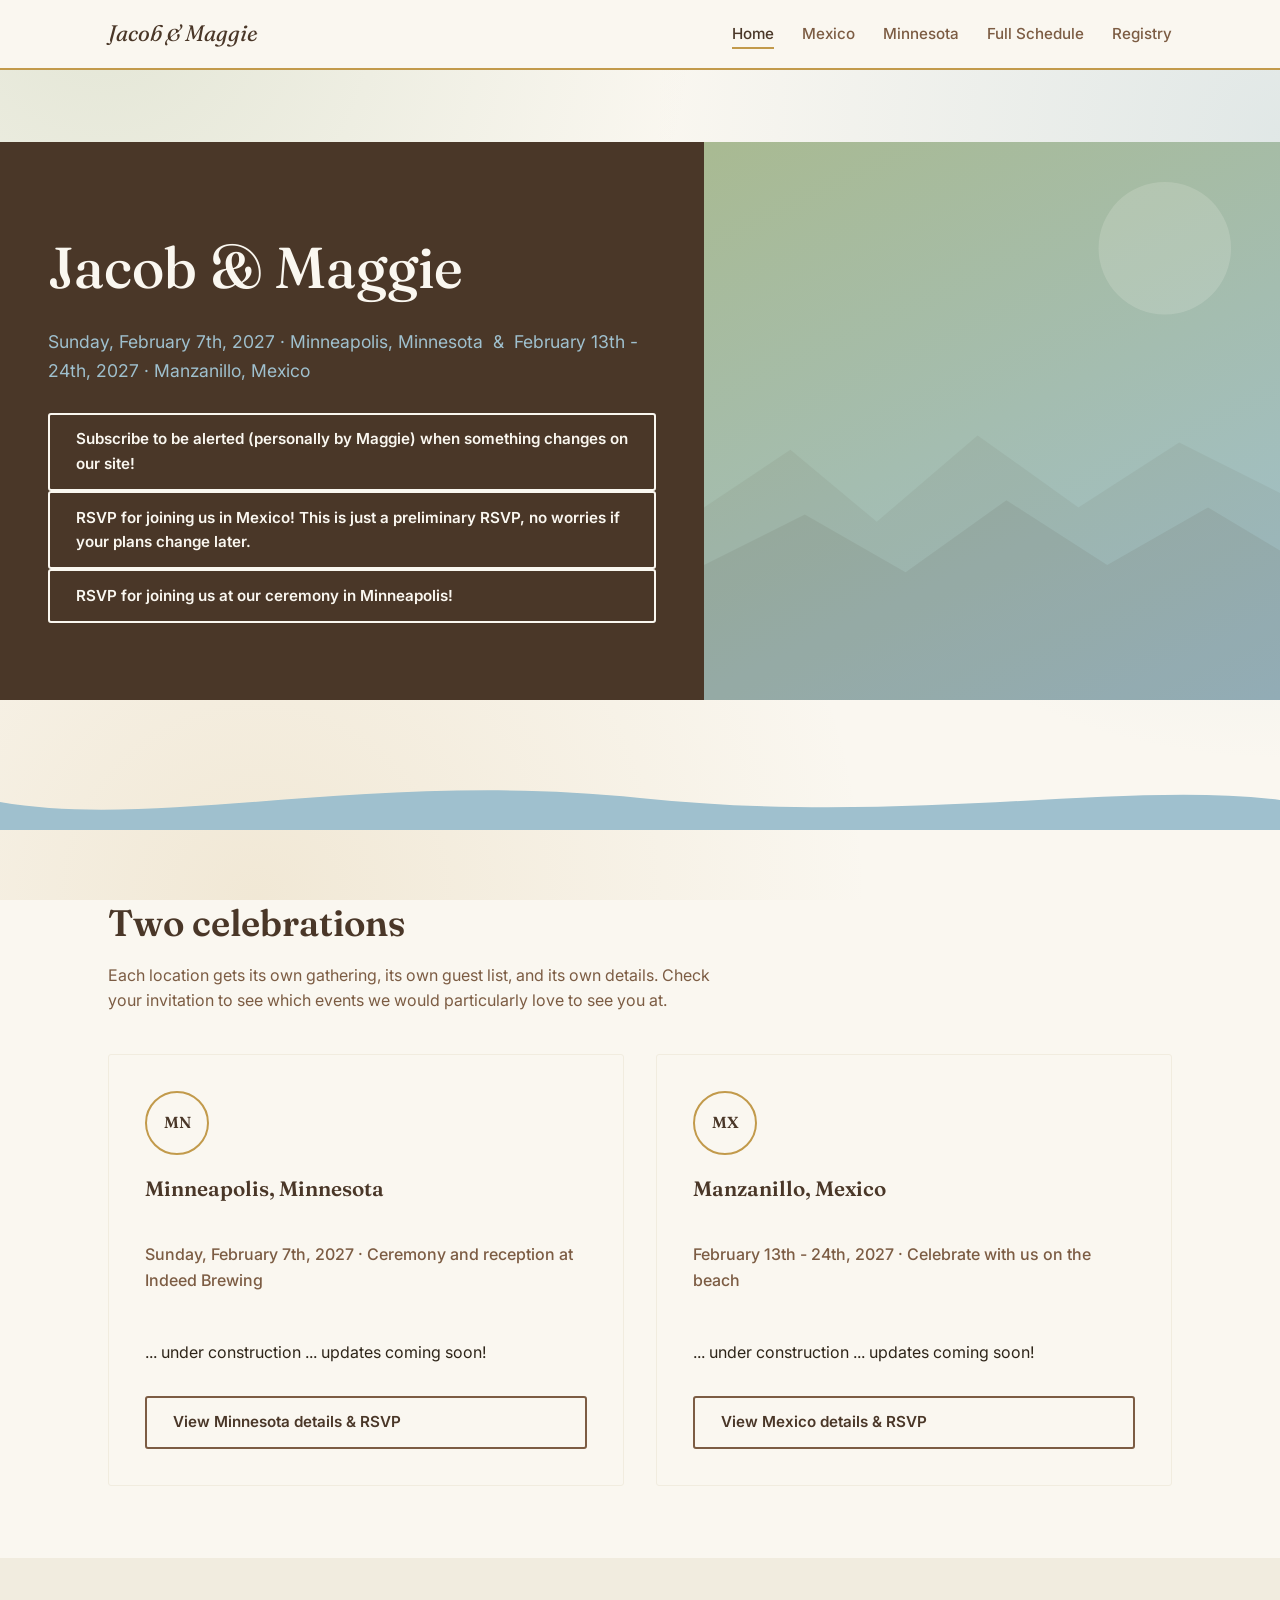
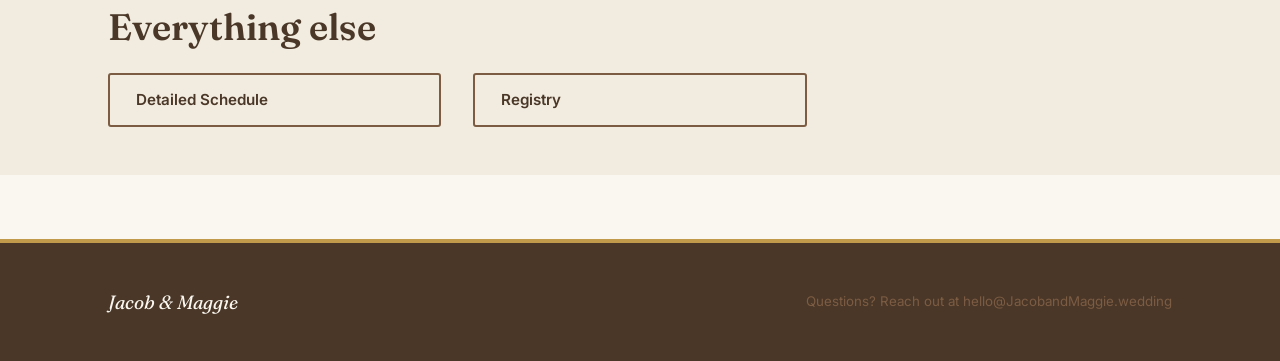
<file: index.html>
<!DOCTYPE html>
<html lang="en">
<head>
<meta charset="UTF-8">
<meta name="viewport" content="width=device-width, initial-scale=1.0">
<title>Jacob &amp; Maggie are getting married</title>
<meta name="description" content="Join us for two celebrations — Mexico and Minnesota.">
<link rel="preconnect" href="https://fonts.googleapis.com">
<link href="https://fonts.googleapis.com/css2?family=Fraunces:ital,wght@0,300;0,500;0,600;1,500&family=Inter:wght@400;500;600&display=swap" rel="stylesheet">
<link rel="stylesheet" href="css/style.css">
</head>
<body>
<a class="skip-link" href="#main">Skip to content</a>

<header class="site-nav">
  <div class="container">
    <a class="brand" href="index.html">Jacob &amp; Maggie</a>
    <button class="nav-toggle" aria-label="Toggle menu" aria-expanded="false">&#9776;</button>
    <ul class="nav-links">
      <li><a href="index.html" aria-current="page">Home</a></li>
      <li><a href="mexico.html">Mexico</a></li>
      <li><a href="minnesota.html">Minnesota</a></li>
      <li><a href="schedule.html">Full Schedule</a></li>
      <li><a href="registry.html">Registry</a></li>
    </ul>
  </div>
</header>

<main id="main">

  <section class="hero-split">
    <div class="hero-panel-walnut">
      <span class="eyebrow-note"></span>
      <h1>Jacob &amp; Maggie</h1>
      <p class="hero-date">Sunday, February 7th, 2027 · Minneapolis, Minnesota &nbsp;&amp;&nbsp; February 13th - 24th, 2027 · Manzanillo, Mexico</p>
      <!-- <a class="btn btn-outline-light" href="schedule.html">See the full schedule</a> -->
      <a class="btn btn-outline-light" href="https://tally.so/r/NpajAW">Subscribe to be alerted (personally by Maggie) when something changes on our site!</a>
      <a class="btn btn-outline-light" href="https://tally.so/r/jajjPa">RSVP for joining us in Mexico! This is just a preliminary RSVP, no worries if your plans change later.</a>
      <a class="btn btn-outline-light" href="https://tally.so/r/q499VG">RSVP for joining us at our ceremony in Minneapolis!</a>
    </div>
    <div class="hero-panel-scenic" aria-hidden="true">
      <svg viewBox="0 0 400 400" preserveAspectRatio="xMidYMid slice">
        <circle cx="320" cy="80" r="46" fill="#FAF7F0" opacity="0.5"/>
        <path d="M0 260 L60 220 L120 270 L190 210 L260 260 L330 215 L400 250 L400 400 L0 400 Z" fill="#4A3728" opacity="0.18"/>
        <path d="M0 300 L70 265 L140 305 L210 255 L280 300 L350 260 L400 290 L400 400 L0 400 Z" fill="#4A3728" opacity="0.28"/>
      </svg>
    </div>
  </section>

  <div class="divider-wave" aria-hidden="true">
    <svg viewBox="0 0 1200 60" preserveAspectRatio="none">
      <path d="M0,32 C150,60 350,0 600,28 C850,56 1050,10 1200,30 L1200,60 L0,60 Z" fill="#9FC0CE"></path>
    </svg>
  </div>

  <section>
    <div class="container">
      <div class="section-heading">
        <h2>Two celebrations</h2>
        <p>Each location gets its own gathering, its own guest list, and its own details. Check your invitation to see which events we would particularly love to see you at.</p>
      </div>
      <div class="chapters-grid">
        <article class="chapter-card">
          <div class="chapter-badge">MN</div>
          <h3>Minneapolis, Minnesota</h3>
          <p class="location-line">Sunday, February 7th, 2027 · Ceremony and reception at Indeed Brewing</p>
          <p>... under construction ... updates coming soon!</p>
          <a class="btn btn-outline" href="minnesota.html">View Minnesota details &amp; RSVP</a>
        </article>
        <article class="chapter-card">
          <div class="chapter-badge">MX</div>
          <h3>Manzanillo, Mexico</h3>
          <p class="location-line">February 13th - 24th, 2027 · Celebrate with us on the beach</p>
          <p>... under construction ... updates coming soon!</p>
          <a class="btn btn-outline" href="mexico.html">View Mexico details &amp; RSVP</a>
        </article>
      </div>
    </div>
  </section>

  <section class="section-sage section-tight">
    <div class="container">
      <div class="section-heading" style="margin-bottom:1.5rem;">
        <h2>Everything else</h2>
      </div>
      <div class="chapters-grid" style="grid-template-columns:repeat(3,1fr);">
        <a class="btn btn-outline" href="schedule.html">Detailed Schedule</a>
        <a class="btn btn-outline" href="registry.html">Registry</a>
      </div>
    </div>
  </section>

</main>

<footer class="site-footer">
  <div class="container">
    <span class="footer-brand">Jacob &amp; Maggie</span>
    <small>Questions? Reach out at hello@JacobandMaggie.wedding</small>
  </div>
</footer>

<script src="js/main.js"></script>
</body>
</html>
</file>
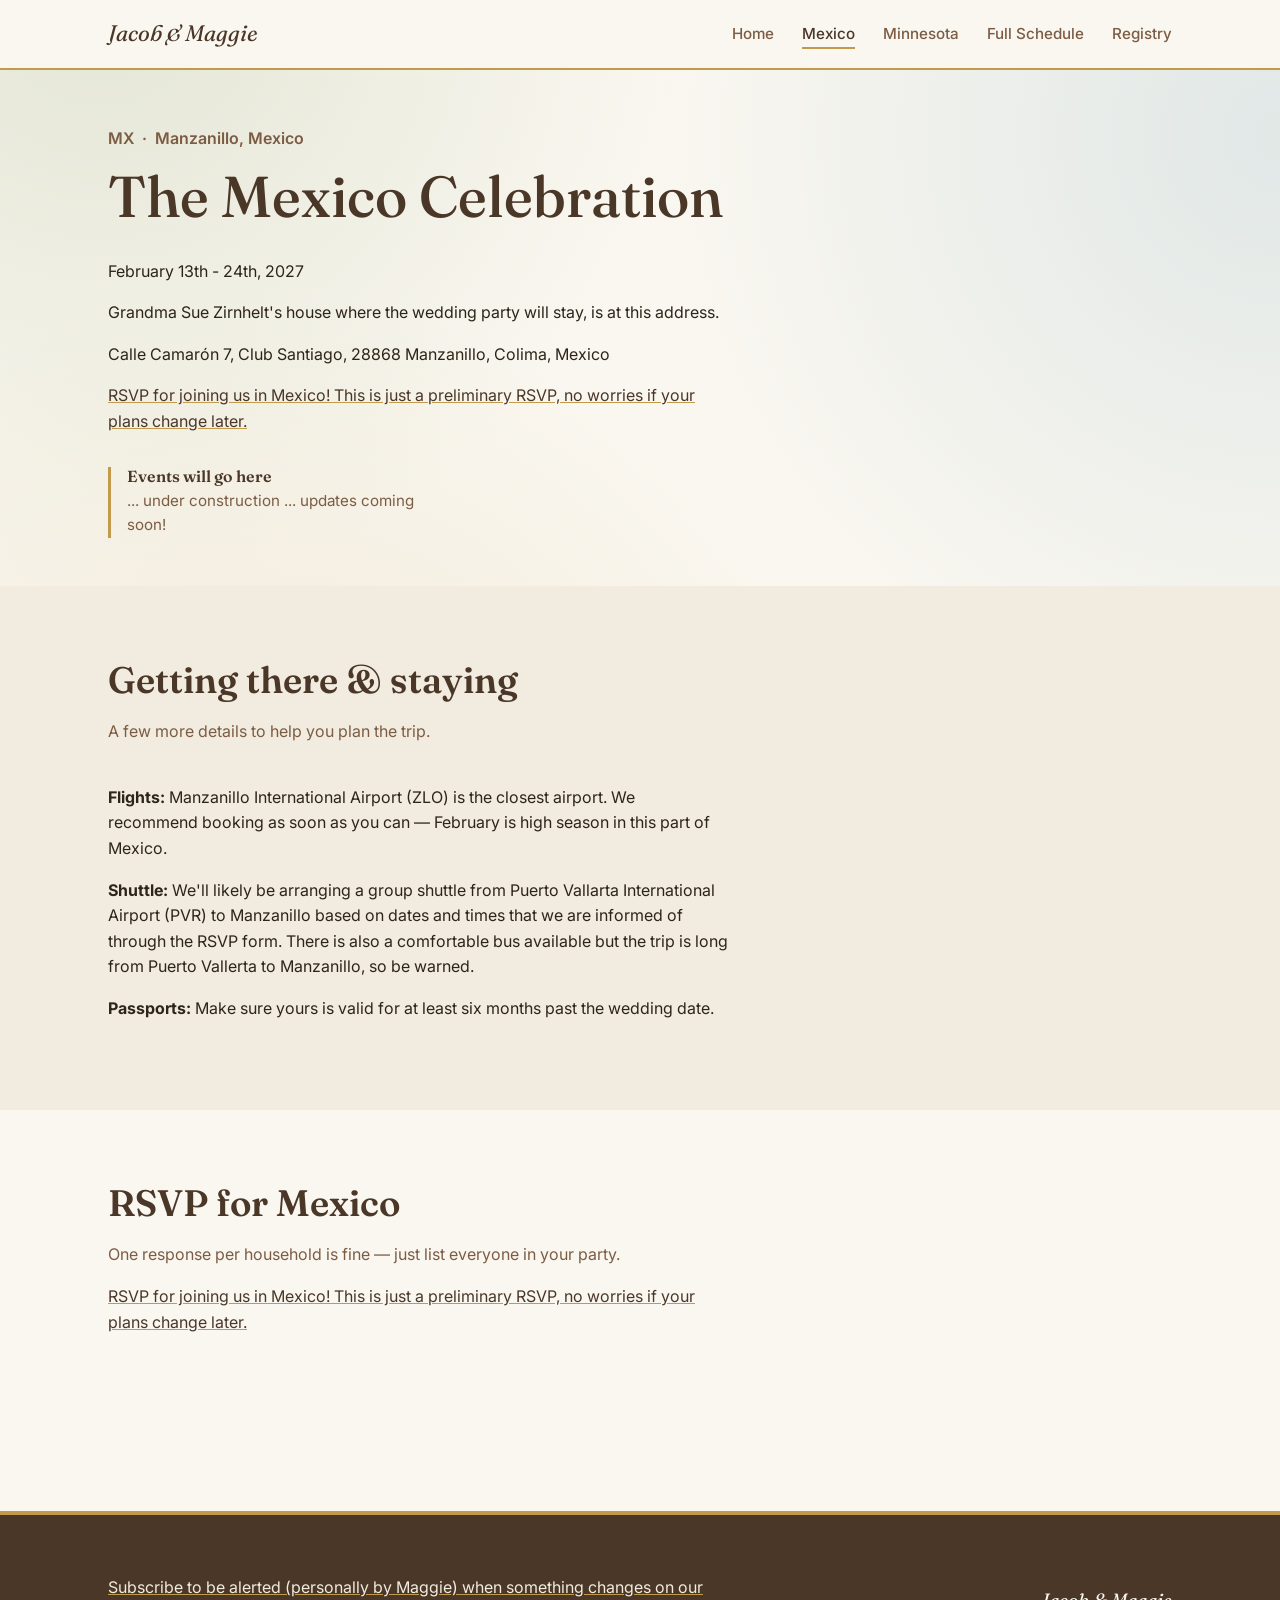
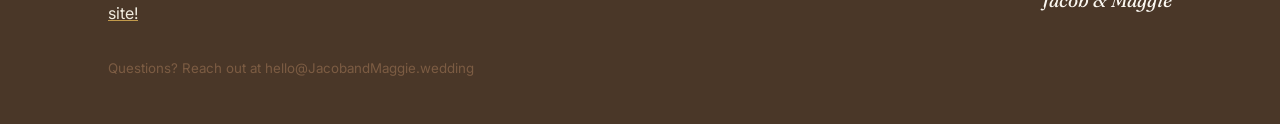
<file: arch-mexico.html>
<!DOCTYPE html>
<html lang="en">
<head>
<meta charset="UTF-8">
<meta name="viewport" content="width=device-width, initial-scale=1.0">
<title>Mexico Celebration — Jacob &amp; Maggie</title>
<link rel="preconnect" href="https://fonts.googleapis.com">
<link href="https://fonts.googleapis.com/css2?family=Fraunces:ital,wght@0,300;0,500;0,600;1,500&family=Inter:wght@400;500;600&display=swap" rel="stylesheet">
<link rel="stylesheet" href="css/style.css">
</head>
<body>
<a class="skip-link" href="#main">Skip to content</a>

<header class="site-nav">
  <div class="container">
    <a class="brand" href="index.html">Jacob &amp; Maggie</a>
    <button class="nav-toggle" aria-label="Toggle menu" aria-expanded="false">&#9776;</button>
    <ul class="nav-links">
      <li><a href="index.html">Home</a></li>
      <li><a href="mexico.html" aria-current="page">Mexico</a></li>
      <li><a href="minnesota.html">Minnesota</a></li>
      
      <li><a href="schedule.html">Full Schedule</a></li>
      <li><a href="registry.html">Registry</a></li>
    </ul>
  </div>
</header>

<main id="main">

  <section class="page-hero">
    <div class="container">
      <span class="location-tag">MX &nbsp;·&nbsp; Manzanillo, Mexico</span>
      <h1>The Mexico Celebration</h1>
      <p>February 13th - 24th, 2027</p>
      <p>Grandma Sue Zirnhelt's house where the wedding party will stay, is at this address.</p>
      <p>Calle Camarón 7, Club Santiago, 28868 Manzanillo, Colima, Mexico</p>
      <p><a href="https://tally.so/r/jajjPa">RSVP for joining us in Mexico! This is just a preliminary RSVP, no worries if your plans change later.</a></p>

      <div class="detail-grid">
        <div class="detail-item">
          <h4>Events will go here</h4>
          <p>... under construction ... updates coming soon!</p>
        </div>
      </div>
    </div>
  </section>

  <section class="section-sage">
    <div class="container">
      <div class="section-heading">
        <h2>Getting there &amp; staying</h2>
        <p>A few more details to help you plan the trip.</p>
      </div>
      <p><strong>Flights:</strong> Manzanillo International Airport (ZLO) is the closest airport. We recommend booking as soon as you can — February is high season in this part of Mexico.</p>
      <p><strong>Shuttle:</strong> We'll likely be arranging a group shuttle from Puerto Vallarta International Airport (PVR) to Manzanillo based on dates and times that we are informed of through the RSVP form. There is also a comfortable bus available but the trip is long from Puerto Vallerta to Manzanillo, so be warned. </p>
      <p><strong>Passports:</strong> Make sure yours is valid for at least six months past the wedding date.</p>
    </div>
  </section>

  <section>
    <div class="container">
      <div class="section-heading">
        <h2>RSVP for Mexico</h2>
        <p>One response per household is fine — just list everyone in your party.</p>
        <p><a href="https://tally.so/r/jajjPa">RSVP for joining us in Mexico! This is just a preliminary RSVP, no worries if your plans change later.</a></p>
      </div>
    </div>
  </section>

</main>

<footer class="site-footer">
  <div class="container">
    <p><a href="https://tally.so/r/NpajAW">Subscribe to be alerted (personally by Maggie) when something changes on our site!</a></p>
    <span class="footer-brand">Jacob &amp; Maggie</span>
    <small>Questions? Reach out at hello@JacobandMaggie.wedding</small>
  </div>
</footer>

<script src="js/main.js"></script>
</body>
</html>
</file>
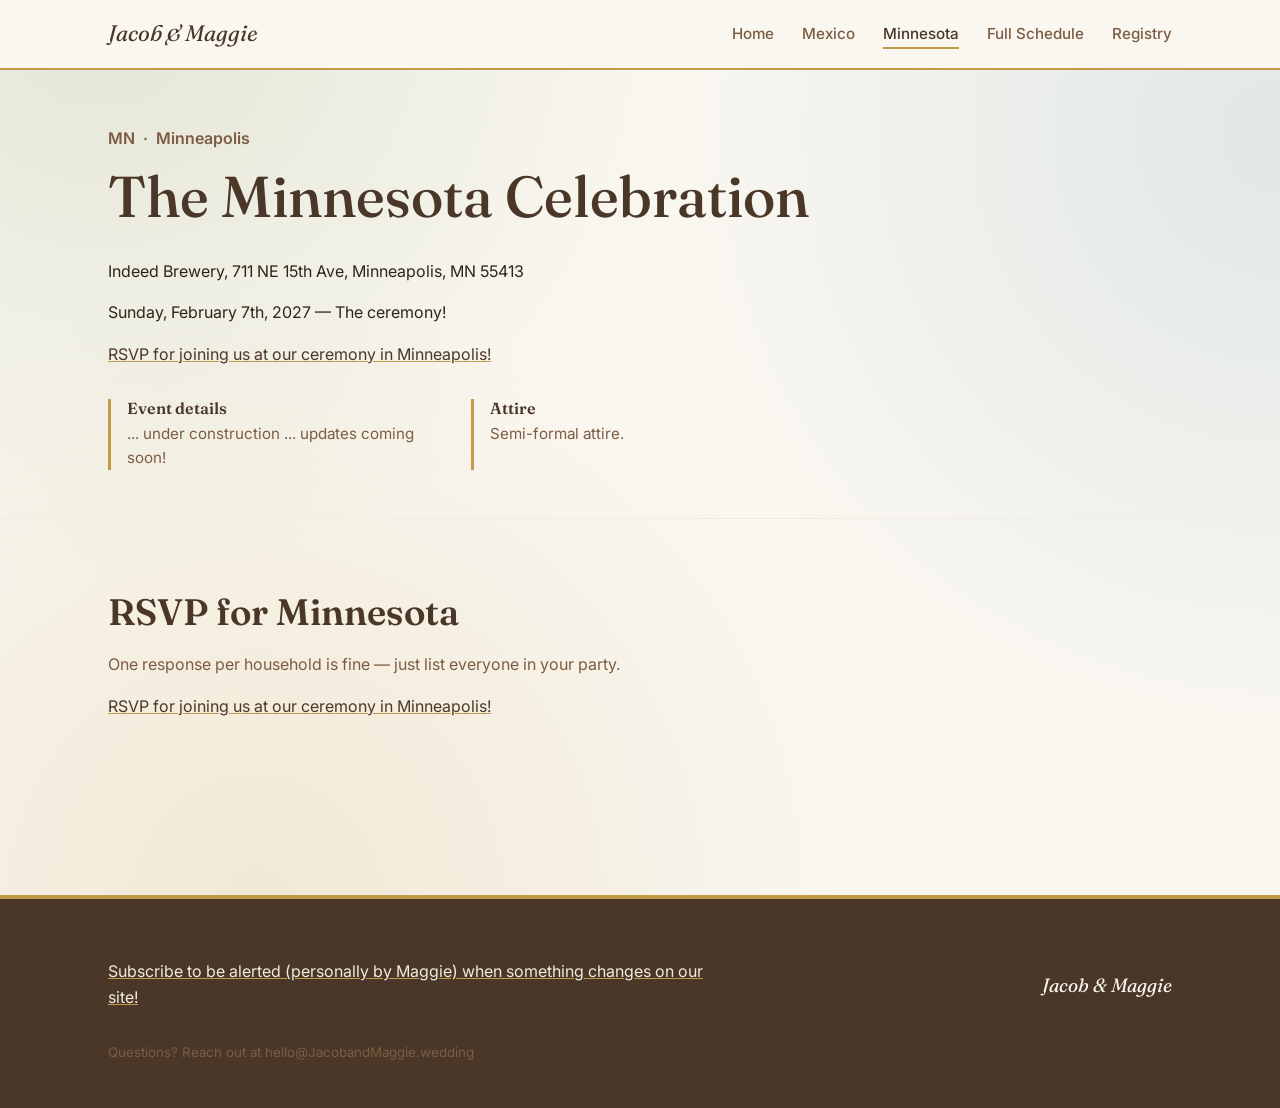
<file: arch-minnesota.html>
<!DOCTYPE html>
<html lang="en">
<head>
<meta charset="UTF-8">
<meta name="viewport" content="width=device-width, initial-scale=1.0">
<title>Minnesota Celebration — Jacob &amp; Maggie</title>
<link rel="preconnect" href="https://fonts.googleapis.com">
<link href="https://fonts.googleapis.com/css2?family=Fraunces:ital,wght@0,300;0,500;0,600;1,500&family=Inter:wght@400;500;600&display=swap" rel="stylesheet">
<link rel="stylesheet" href="css/style.css">
</head>
<body>
<a class="skip-link" href="#main">Skip to content</a>

<header class="site-nav">
  <div class="container">
    <a class="brand" href="index.html">Jacob &amp; Maggie</a>
    <button class="nav-toggle" aria-label="Toggle menu" aria-expanded="false">&#9776;</button>
    <ul class="nav-links">
      <li><a href="index.html">Home</a></li>
      <li><a href="mexico.html">Mexico</a></li>
      <li><a href="minnesota.html" aria-current="page">Minnesota</a></li>
      
      <li><a href="schedule.html">Full Schedule</a></li>
      <li><a href="registry.html">Registry</a></li>
    </ul>
  </div>
</header>

<main id="main">

  <section class="page-hero">
    <div class="container">
      <span class="location-tag">MN &nbsp;·&nbsp; Minneapolis</span>
      <h1>The Minnesota Celebration</h1>
      <p>Indeed Brewery, 711 NE 15th Ave, Minneapolis, MN 55413</p>
      <p>Sunday, February 7th, 2027 &mdash; The ceremony!</p>
      <p><a href="https://tally.so/r/q499VG">RSVP for joining us at our ceremony in Minneapolis!</a></p>


      <div class="detail-grid">
        <div class="detail-item">
          <h4>Event details</h4>
          <p>... under construction ... updates coming soon!</p>
        </div>
        <div class="detail-item">
          <h4>Attire</h4>
          <p>Semi-formal attire.</p>
        </div>
      </div>
    </div>
  </section>

  <section>
    <div class="container">
      <div class="section-heading">
        <h2>RSVP for Minnesota</h2>
        <p>One response per household is fine — just list everyone in your party.</p>
        <p><a href="https://tally.so/r/q499VG">RSVP for joining us at our ceremony in Minneapolis!</a></p>
      </div>
    </div>
  </section>

</main>

<footer class="site-footer">
  <div class="container">
    <p><a href="https://tally.so/r/NpajAW">Subscribe to be alerted (personally by Maggie) when something changes on our site!</a></p>
    <span class="footer-brand">Jacob &amp; Maggie</span>
    <small>Questions? Reach out at hello@JacobandMaggie.wedding</small>
  </div>
</footer>

<script src="js/main.js"></script>
</body>
</html>
</file>
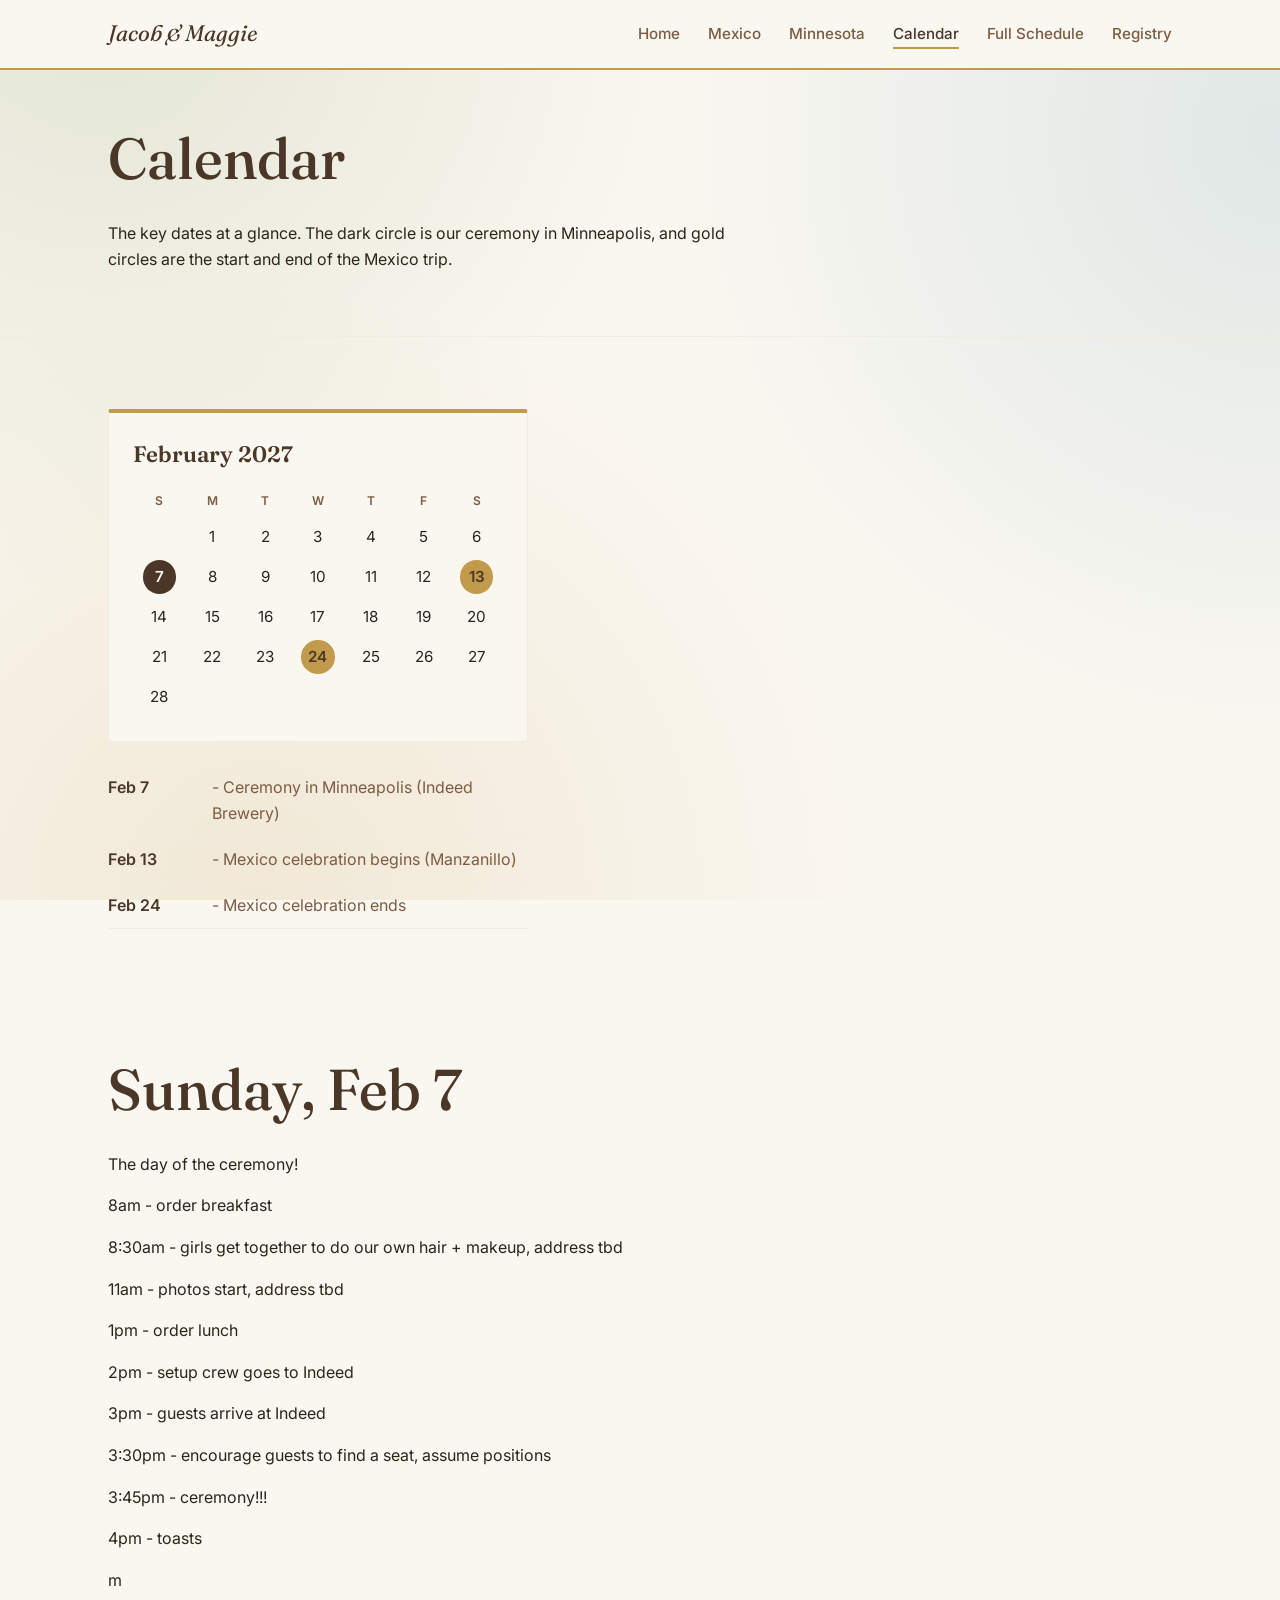
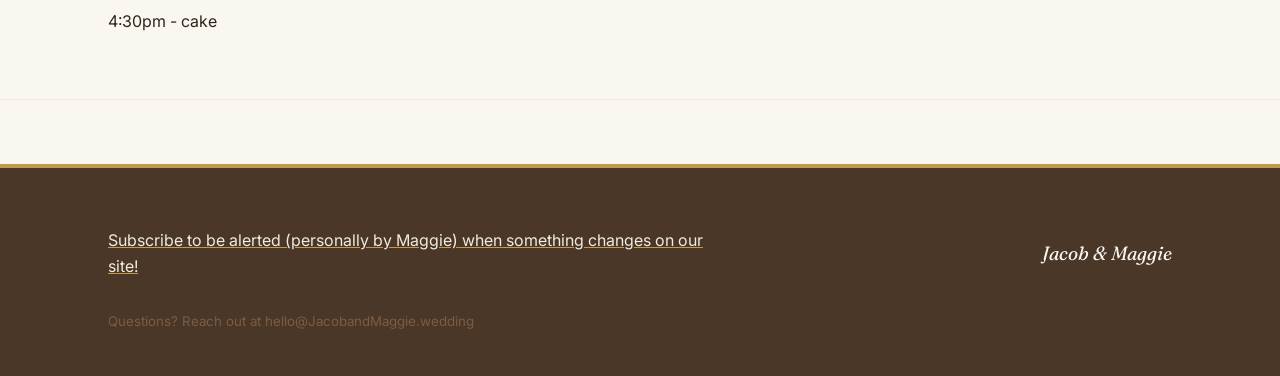
<file: calendar.html>
<!DOCTYPE html>
<html lang="en">
<head>
<meta charset="UTF-8">
<meta name="viewport" content="width=device-width, initial-scale=1.0">
<title>Calendar — Jacob &amp; Maggie</title>
<link rel="preconnect" href="https://fonts.googleapis.com">
<link href="https://fonts.googleapis.com/css2?family=Fraunces:ital,wght@0,300;0,500;0,600;1,500&family=Inter:wght@400;500;600&display=swap" rel="stylesheet">
<link rel="stylesheet" href="css/style.css">
<link rel="stylesheet" href="css/plan.css">
</head>
<body>
<a class="skip-link" href="#main">Skip to content</a>

<header class="site-nav">
  <div class="container">
    <a class="brand" href="index.html">Jacob &amp; Maggie</a>
    <button class="nav-toggle" aria-label="Toggle menu" aria-expanded="false">&#9776;</button>
    <ul class="nav-links">
      <li><a href="index.html">Home</a></li>
      <li><a href="mexico.html">Mexico</a></li>
      <li><a href="minnesota.html">Minnesota</a></li>
      <li><a href="calendar.html" aria-current="page">Calendar</a></li>
      <li><a href="schedule.html">Full Schedule</a></li>
      <li><a href="registry.html">Registry</a></li>
    </ul>
  </div>
</header>

<main id="main">

  <section class="page-hero">
    <div class="container">
      <h1>Calendar</h1>
      <p>The key dates at a glance. The dark circle is our ceremony in Minneapolis, and gold circles are the start and end of the Mexico trip.</p>
    </div>
  </section>

  <section>
    <div class="container">
      <div class="calendar-card">
        <table class="calendar-table">
          <caption id="cal-title"></caption>
          <thead>
            <tr>
              <th scope="col" abbr="Sunday">S</th><th scope="col" abbr="Monday">M</th><th scope="col" abbr="Tuesday">T</th>
              <th scope="col" abbr="Wednesday">W</th><th scope="col" abbr="Thursday">T</th><th scope="col" abbr="Friday">F</th>
              <th scope="col" abbr="Saturday">S</th>
            </tr>
          </thead>
          <tbody id="cal-body"></tbody>
        </table>
      </div>
      <ul class="calendar-events" id="cal-events"></ul>
    </div>
  </section>
  
  <section class="page-hero">
    <div class="container">
      <h1>Sunday, Feb 7</h1>
      <p>The day of the ceremony!</p>
      <p>8am - order breakfast </p>
      <p>8:30am - girls get together to do our own hair + makeup, address tbd</p>
      <p>11am - photos start, address tbd</p>
      <p>1pm - order lunch</p>
      <p>2pm - setup crew goes to Indeed</p>
      <p>3pm - guests arrive at Indeed</p>
      <p>3:30pm - encourage guests to find a seat, assume positions</p>
      <p>3:45pm - ceremony!!!</p>
      <p>4pm - toasts</p>m
      <p>4:30pm - cake</p>
    </div>
  </section>

</main>

<footer class="site-footer">
  <div class="container">
    <p><a href="https://tally.so/r/NpajAW">Subscribe to be alerted (personally by Maggie) when something changes on our site!</a></p>
    <span class="footer-brand">Jacob &amp; Maggie</span>
    <small>Questions? Reach out at hello@JacobandMaggie.wedding</small>
  </div>
</footer>

<script src="js/main.js"></script>
<script>
// ---- CALENDAR settings: edit these to change the month or events ----
var CALENDAR = {
  year: 2027,
  month: 2,            // 1 = January ... 12 = December
  events: [
    { day: 7,  label: ' - Ceremony in Minneapolis (Indeed Brewery)', wedding: true },
    { day: 13, label: ' - Mexico celebration begins (Manzanillo)' },
    { day: 24, label: ' - Mexico celebration ends' }
  ]
};

(function () {
  var months = ['January','February','March','April','May','June','July','August','September','October','November','December'];
  var y = CALENDAR.year, m = CALENDAR.month - 1;
  var first = new Date(y, m, 1).getDay();
  var days = new Date(y, m + 1, 0).getDate();
  var byDay = {};
  CALENDAR.events.forEach(function (e) { byDay[e.day] = e; });
  document.getElementById('cal-title').textContent = months[m] + ' ' + y;
  var html = '', d = 1;
  for (var row = 0; row < 6 && d <= days; row++) {
    html += '<tr>';
    for (var col = 0; col < 7; col++) {
      if ((row === 0 && col < first) || d > days) { html += '<td></td>'; }
      else {
        var ev = byDay[d];
        var cls = ev ? (ev.wedding ? 'has-event is-wedding' : 'has-event') : '';
        html += '<td class="' + cls + '"><span>' + d + '</span></td>';
        d++;
      }
    }
    html += '</tr>';
  }
  document.getElementById('cal-body').innerHTML = html;
  var list = '';
  CALENDAR.events.forEach(function (e) {
    list += '<li><span class="cal-date">' + months[m].slice(0, 3) + ' ' + e.day + '</span><span class="cal-label">' + e.label + '</span></li>';
  });
  document.getElementById('cal-events').innerHTML = list;
})();
</script>
</body>
</html>
</file>
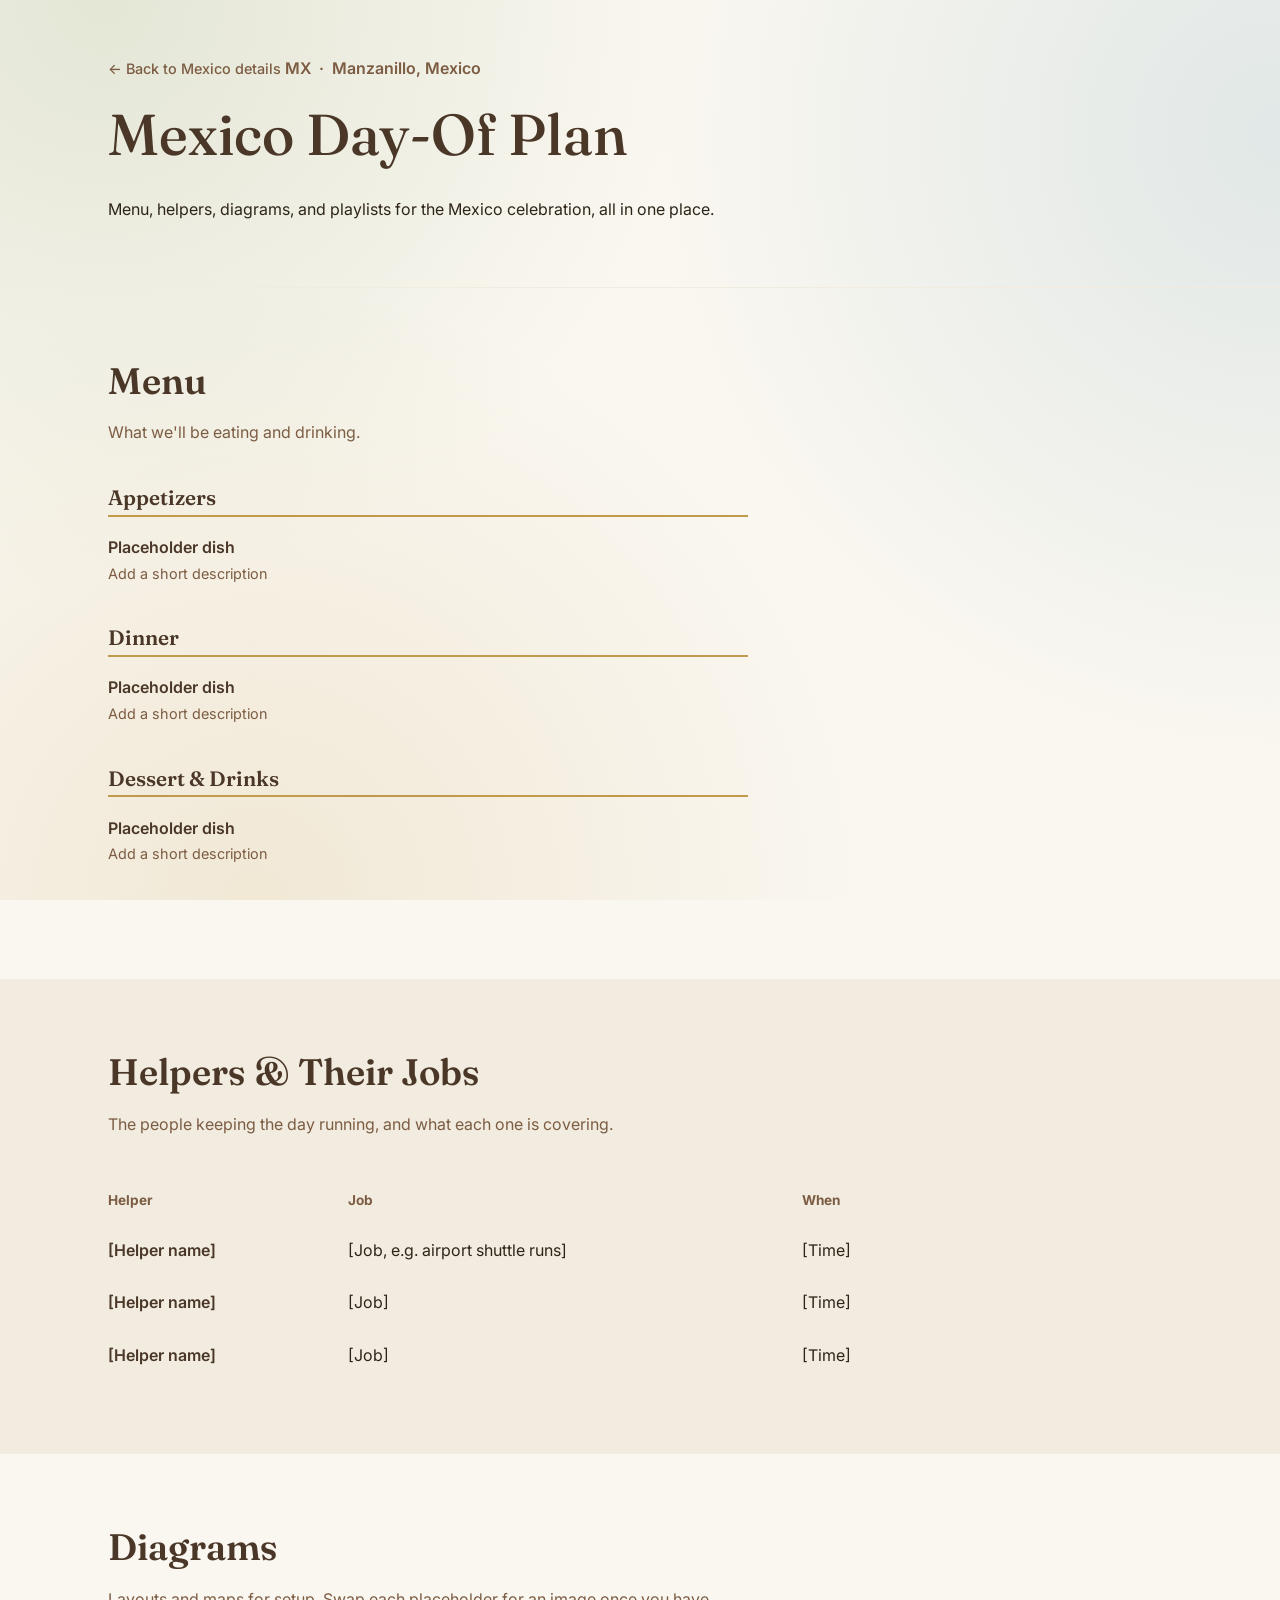
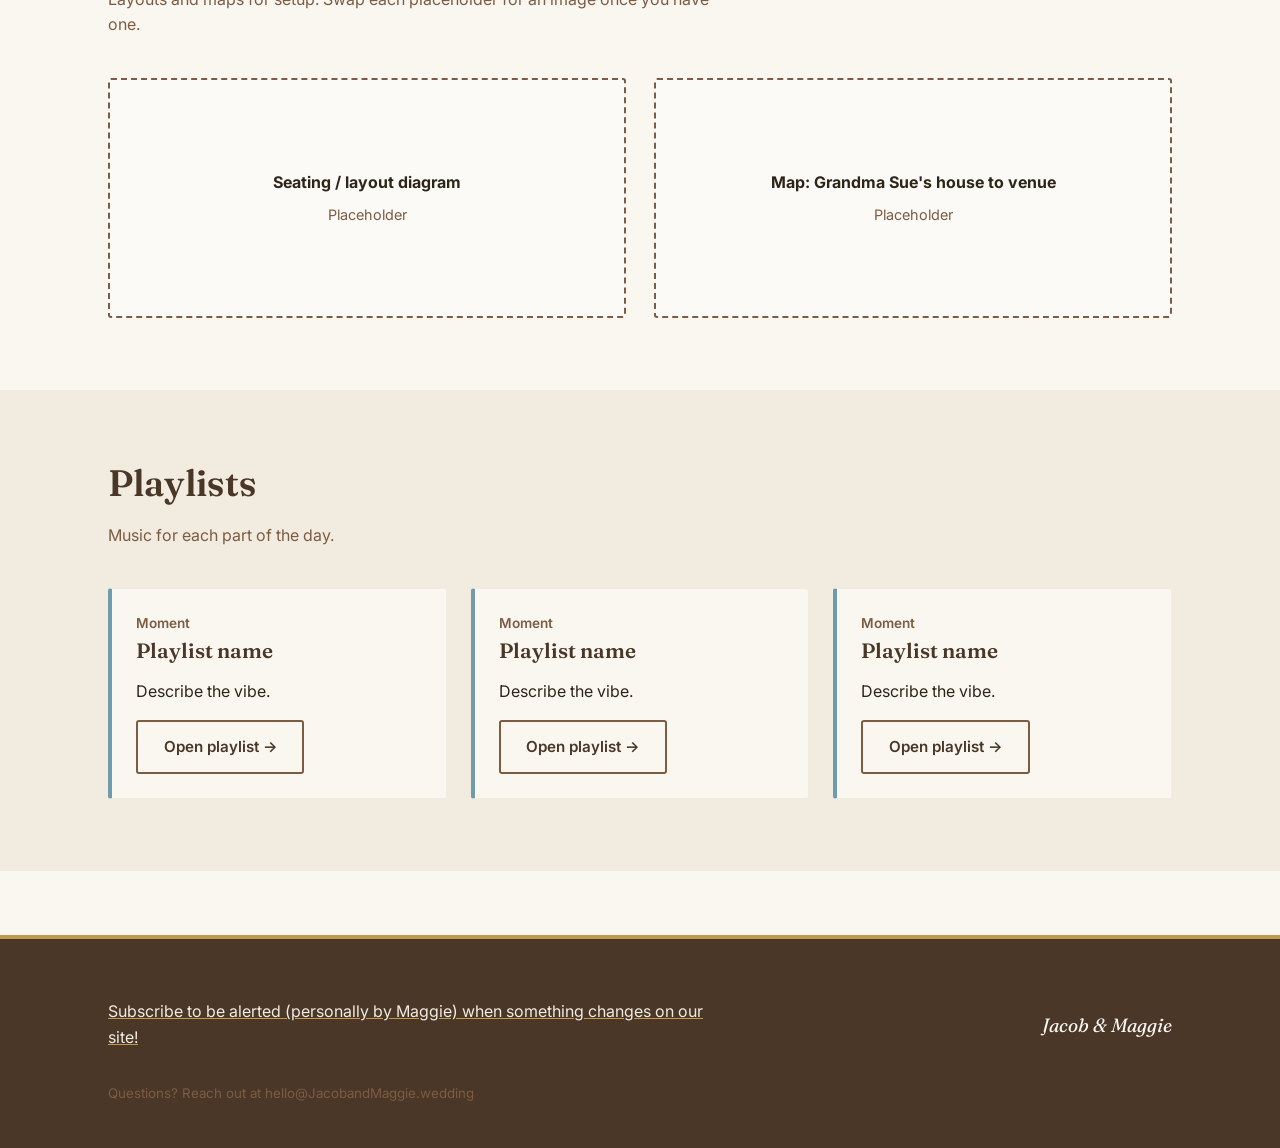
<file: mexico-plan.html>
<!DOCTYPE html>
<html lang="en">
<head>
<meta charset="UTF-8">
<meta name="viewport" content="width=device-width, initial-scale=1.0">
<title>Mexico Day-Of Plan — Jacob &amp; Maggie</title>
<link rel="preconnect" href="https://fonts.googleapis.com">
<link href="https://fonts.googleapis.com/css2?family=Fraunces:ital,wght@0,300;0,500;0,600;1,500&family=Inter:wght@400;500;600&display=swap" rel="stylesheet">
<link rel="stylesheet" href="css/style.css">
<link rel="stylesheet" href="css/plan.css">
</head>
<body>
<a class="skip-link" href="#main">Skip to content</a>

<main id="main">

  <section class="page-hero">
    <div class="container">
      <a class="back-link" href="mexico.html">&larr; Back to Mexico details</a>
      <span class="location-tag">MX &nbsp;·&nbsp; Manzanillo, Mexico</span>
      <h1>Mexico Day-Of Plan</h1>
      <p>Menu, helpers, diagrams, and playlists for the Mexico celebration, all in one place.</p>
    </div>
  </section>

  <section>
    <div class="container">
      <div class="section-heading"><h2>Menu</h2><p>What we'll be eating and drinking.</p></div>
      <div class="menu-course"><h3>Appetizers</h3><ul><li><span class="dish">Placeholder dish</span><span class="desc">Add a short description</span></li></ul></div><div class="menu-course"><h3>Dinner</h3><ul><li><span class="dish">Placeholder dish</span><span class="desc">Add a short description</span></li></ul></div><div class="menu-course"><h3>Dessert &amp; Drinks</h3><ul><li><span class="dish">Placeholder dish</span><span class="desc">Add a short description</span></li></ul></div>
    </div>
  </section>

  <section class="section-sage">
    <div class="container">
      <div class="section-heading"><h2>Helpers &amp; Their Jobs</h2><p>The people keeping the day running, and what each one is covering.</p></div>
      <table class="helper-list">
        <thead><tr><th scope="col">Helper</th><th scope="col">Job</th><th scope="col">When</th></tr></thead>
        <tbody><tr><td>[Helper name]</td><td>[Job, e.g. airport shuttle runs]</td><td>[Time]</td></tr><tr><td>[Helper name]</td><td>[Job]</td><td>[Time]</td></tr><tr><td>[Helper name]</td><td>[Job]</td><td>[Time]</td></tr></tbody>
      </table>
    </div>
  </section>

  <section>
    <div class="container">
      <div class="section-heading"><h2>Diagrams</h2><p>Layouts and maps for setup. Swap each placeholder for an image once you have one.</p></div>
      <div class="diagram-grid"><figure class="diagram-placeholder"><strong>Seating / layout diagram</strong><figcaption>Placeholder</figcaption></figure><figure class="diagram-placeholder"><strong>Map: Grandma Sue's house to venue</strong><figcaption>Placeholder</figcaption></figure></div>
    </div>
  </section>

  <section class="section-sage">
    <div class="container">
      <div class="section-heading"><h2>Playlists</h2><p>Music for each part of the day.</p></div>
      <div class="playlist-grid"><article class="playlist-card"><div class="moment">Moment</div><h3>Playlist name</h3><p>Describe the vibe.</p><a class="btn btn-outline" href="#" target="_blank" rel="noopener">Open playlist &rarr;</a></article><article class="playlist-card"><div class="moment">Moment</div><h3>Playlist name</h3><p>Describe the vibe.</p><a class="btn btn-outline" href="#" target="_blank" rel="noopener">Open playlist &rarr;</a></article><article class="playlist-card"><div class="moment">Moment</div><h3>Playlist name</h3><p>Describe the vibe.</p><a class="btn btn-outline" href="#" target="_blank" rel="noopener">Open playlist &rarr;</a></article></div>
    </div>
  </section>

</main>

<footer class="site-footer">
  <div class="container">
    <p><a href="https://tally.so/r/NpajAW">Subscribe to be alerted (personally by Maggie) when something changes on our site!</a></p>
    <span class="footer-brand">Jacob &amp; Maggie</span>
    <small>Questions? Reach out at hello@JacobandMaggie.wedding</small>
  </div>
</footer>

<script src="js/main.js"></script>

</body>
</html>
</file>
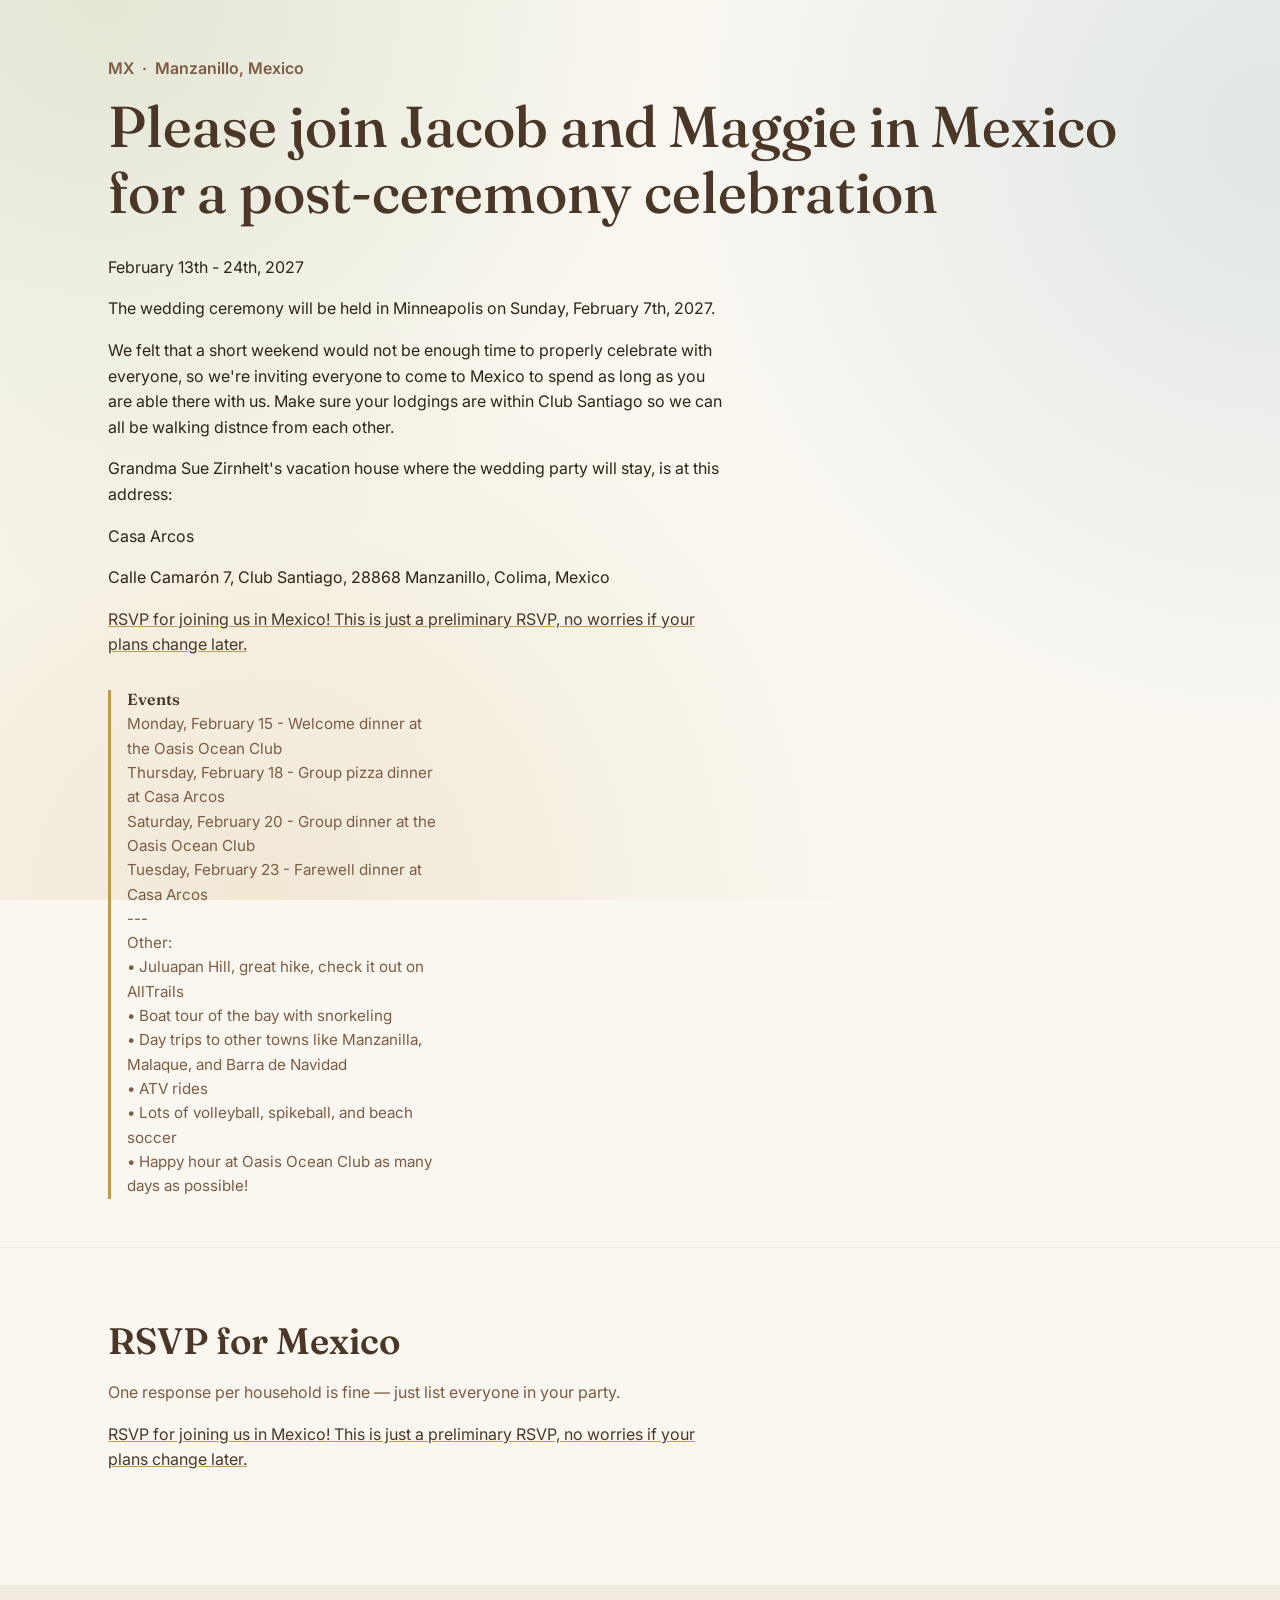
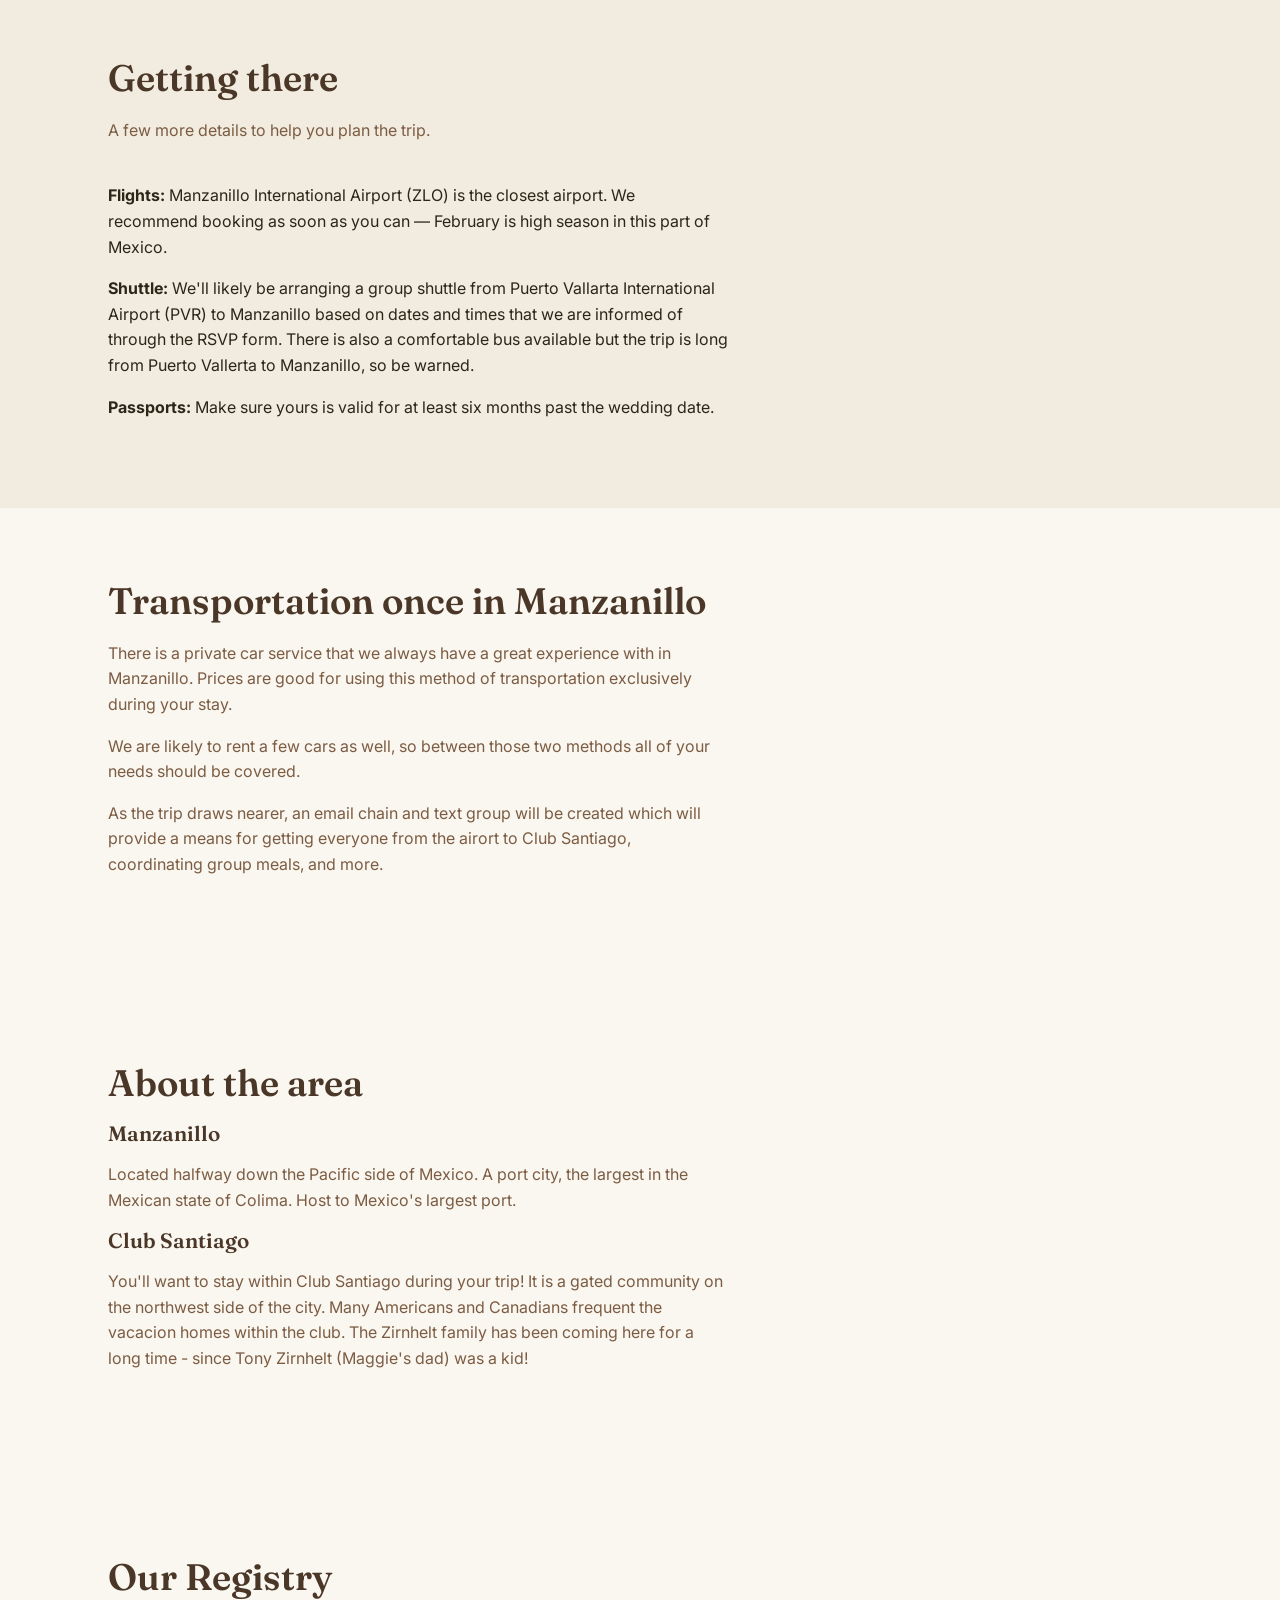
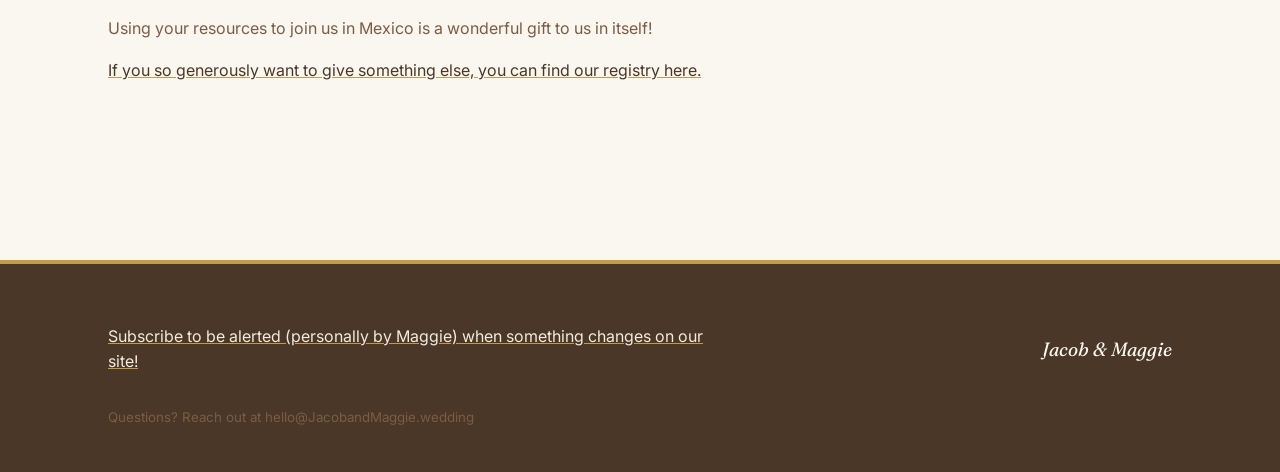
<file: mexico.html>
<!DOCTYPE html>
<html lang="en">
<head>
<meta charset="UTF-8">
<meta name="viewport" content="width=device-width, initial-scale=1.0">
<title>Mexico Celebration — Jacob &amp; Maggie</title>
<link rel="preconnect" href="https://fonts.googleapis.com">
<link href="https://fonts.googleapis.com/css2?family=Fraunces:ital,wght@0,300;0,500;0,600;1,500&family=Inter:wght@400;500;600&display=swap" rel="stylesheet">
<link rel="stylesheet" href="css/style.css">
<link rel="stylesheet" href="css/plan.css">
</head>
<body>
<a class="skip-link" href="#main">Skip to content</a>

<main id="main">

  <section class="page-hero">
    <div class="container">
      <span class="location-tag">MX &nbsp;·&nbsp; Manzanillo, Mexico</span>
      <h1>Please join Jacob and Maggie in Mexico for a post-ceremony celebration</h1>
      <p>February 13th - 24th, 2027</p>
      <p>The wedding ceremony will be held in Minneapolis on Sunday, February 7th, 2027.</p>
      <p> </p>
      <p>We felt that a short weekend would not be enough time to properly celebrate with everyone, so we're inviting everyone to come to Mexico to spend as long as you are able there with us. Make sure your lodgings are within Club Santiago so we can all be walking distnce from each other. </p>
      <p></p>
      <p>Grandma Sue Zirnhelt's vacation house where the wedding party will stay, is at this address:</p>
      <p>Casa Arcos</p>
      <p>Calle Camarón 7, Club Santiago, 28868 Manzanillo, Colima, Mexico</p>
      <p><a href="https://tally.so/r/jajjPa">RSVP for joining us in Mexico! This is just a preliminary RSVP, no worries if your plans change later.</a></p>

      <div class="detail-grid">
        <div class="detail-item">
          <h4>Events</h4>
          <p>Monday, February 15 - Welcome dinner at the Oasis Ocean Club</p>
          <p>Thursday, February 18 - Group pizza dinner at Casa Arcos</p>
          <p>Saturday, February 20 - Group dinner at the Oasis Ocean Club</p>
          <p>Tuesday, February 23 - Farewell dinner at Casa Arcos</p>
          <p> --- </p>
          <p>Other:</p>
          <p> </p>
          <p> • Juluapan Hill, great hike, check it out on AllTrails</p>
          <p> • Boat tour of the bay with snorkeling</p>
          <p> • Day trips to other towns like Manzanilla, Malaque, and Barra de Navidad</p>
          <p> • ATV rides</p>
          <p> • Lots of volleyball, spikeball, and beach soccer</p>
          <p> • Happy hour at Oasis Ocean Club as many days as possible!</p>
        </div>
      </div>
    </div>
  </section>
  
  <section>
    <div class="container">
      <div class="section-heading">
        <h2>RSVP for Mexico</h2>
        <p>One response per household is fine — just list everyone in your party.</p>
        <p><a href="https://tally.so/r/jajjPa">RSVP for joining us in Mexico! This is just a preliminary RSVP, no worries if your plans change later.</a></p>
      </div>
    </div>
  </section>

  <section class="section-sage">
    <div class="container">
      <div class="section-heading">
        <h2>Getting there</h2>
        <p>A few more details to help you plan the trip.</p>
      </div>
      <p><strong>Flights:</strong> Manzanillo International Airport (ZLO) is the closest airport. We recommend booking as soon as you can — February is high season in this part of Mexico.</p>
      <p><strong>Shuttle:</strong> We'll likely be arranging a group shuttle from Puerto Vallarta International Airport (PVR) to Manzanillo based on dates and times that we are informed of through the RSVP form. There is also a comfortable bus available but the trip is long from Puerto Vallerta to Manzanillo, so be warned. </p>
      <p><strong>Passports:</strong> Make sure yours is valid for at least six months past the wedding date.</p>
    </div>
  </section>

  <section>
    <div class="container">
      <div class="section-heading">
        <h2>Transportation once in Manzanillo</h2>
        <p>There is a private car service that we always have a great experience with in Manzanillo. Prices are good for using this method of transportation exclusively during your stay. </p>
        <p>We are likely to rent a few cars as well, so between those two methods all of your needs should be covered. </p>
        <p>As the trip draws nearer, an email chain and text group will be created which will provide a means for getting everyone from the airort to Club Santiago, coordinating group meals, and more. </p>
      </div>
    </div>
  </section>
  
  <section>
    <div class="container">
      <div class="section-heading">
        <h2>About the area</h2>
        <h3>Manzanillo</h3>
        <p>Located halfway down the Pacific side of Mexico. A port city, the largest in the Mexican state of Colima. Host to Mexico's largest port. </p>
        <h3>Club Santiago</h3>
        <p>You'll want to stay within Club Santiago during your trip! It is a gated community on the northwest side of the city. Many Americans and Canadians frequent the vacacion homes within the club. The Zirnhelt family has been coming here for a long time - since Tony Zirnhelt (Maggie's dad) was a kid! </p>
      </div>
    </div>
  </section>
  
  <section>
    <div class="container">
      <div class="section-heading">
        <h2>Our Registry</h2>
        <p>Using your resources to join us in Mexico is a wonderful gift to us in itself!</p>
        <p><a href="https://www.honeyfund.com/site/zirnhelt-nordgren-02-07-2027">If you so generously want to give something else, you can find our registry here.</a></p>
      </div>
    </div>
  </section>

</main>

<footer class="site-footer">
  <div class="container">
    <p><a href="https://tally.so/r/NpajAW">Subscribe to be alerted (personally by Maggie) when something changes on our site!</a></p>
    <span class="footer-brand">Jacob &amp; Maggie</span>
    <small>Questions? Reach out at hello@JacobandMaggie.wedding</small>
  </div>
</footer>

<script src="js/main.js"></script>

</body>
</html>
</file>
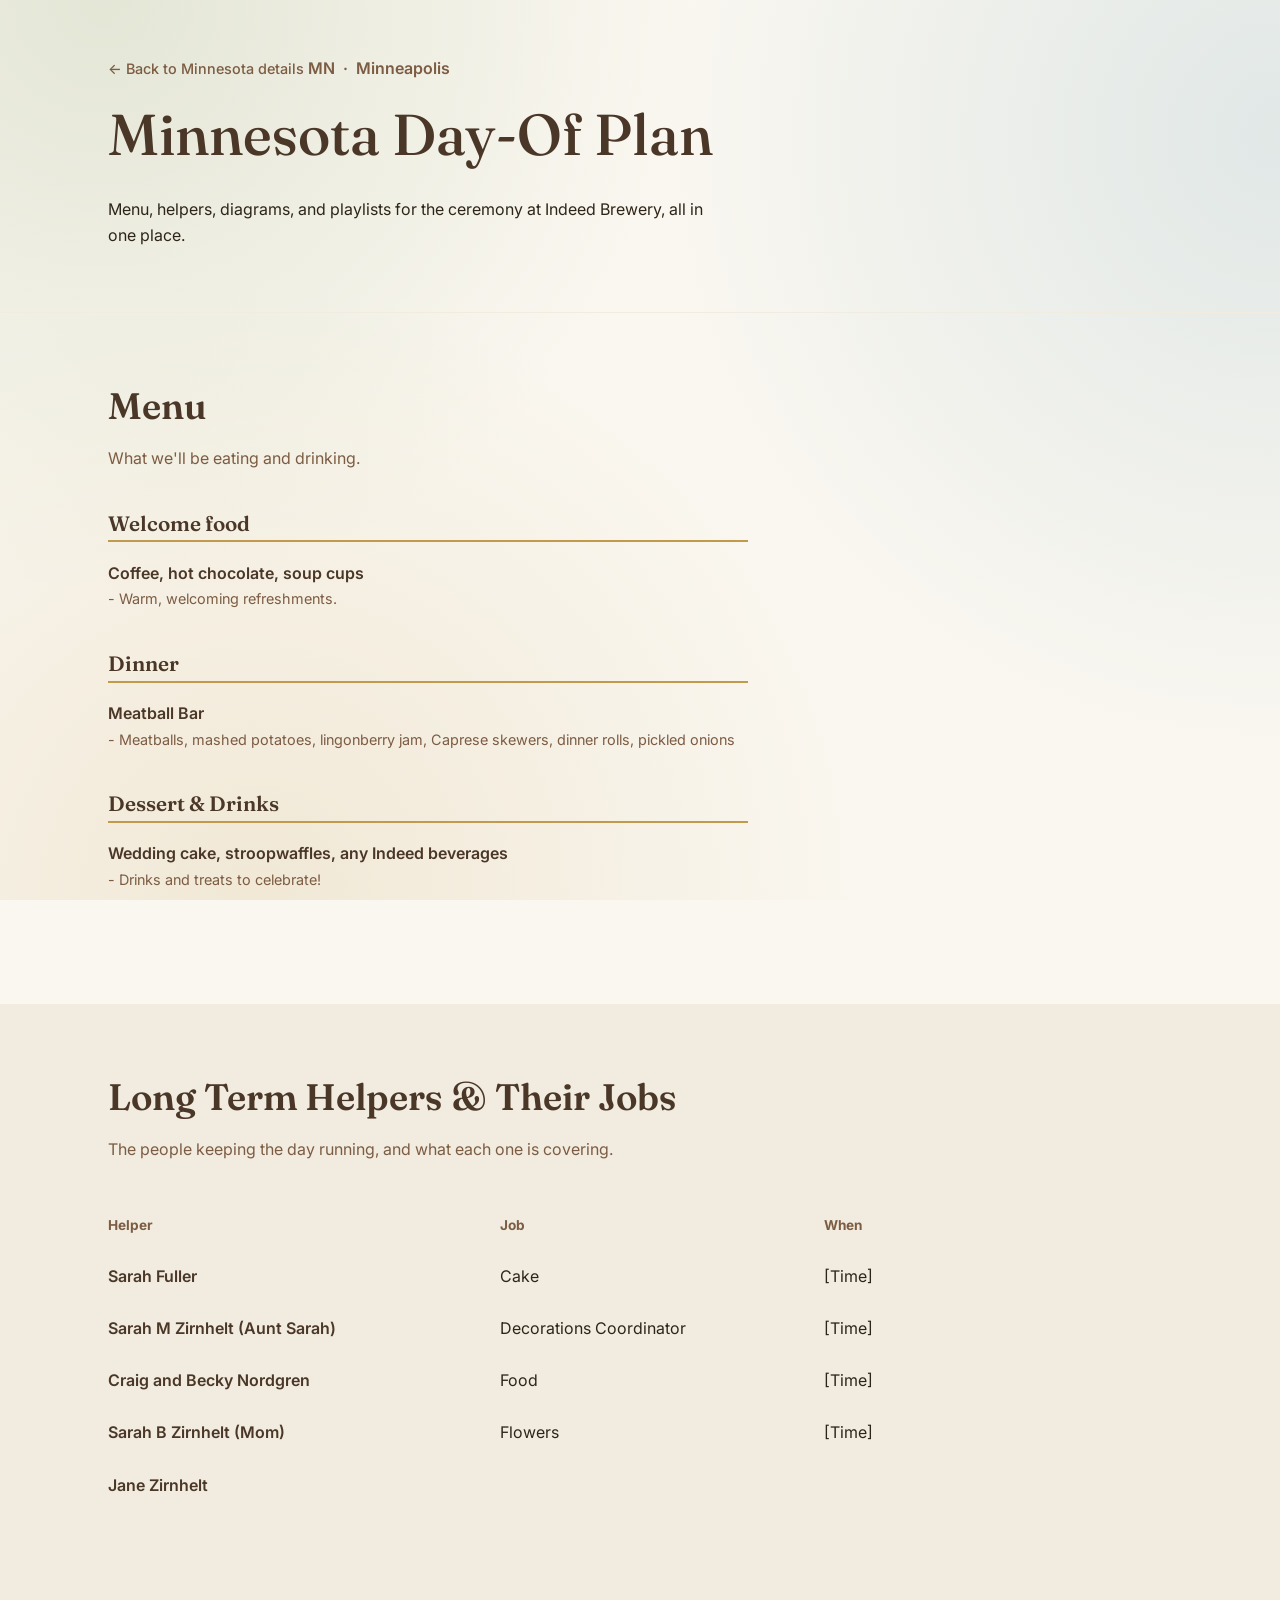
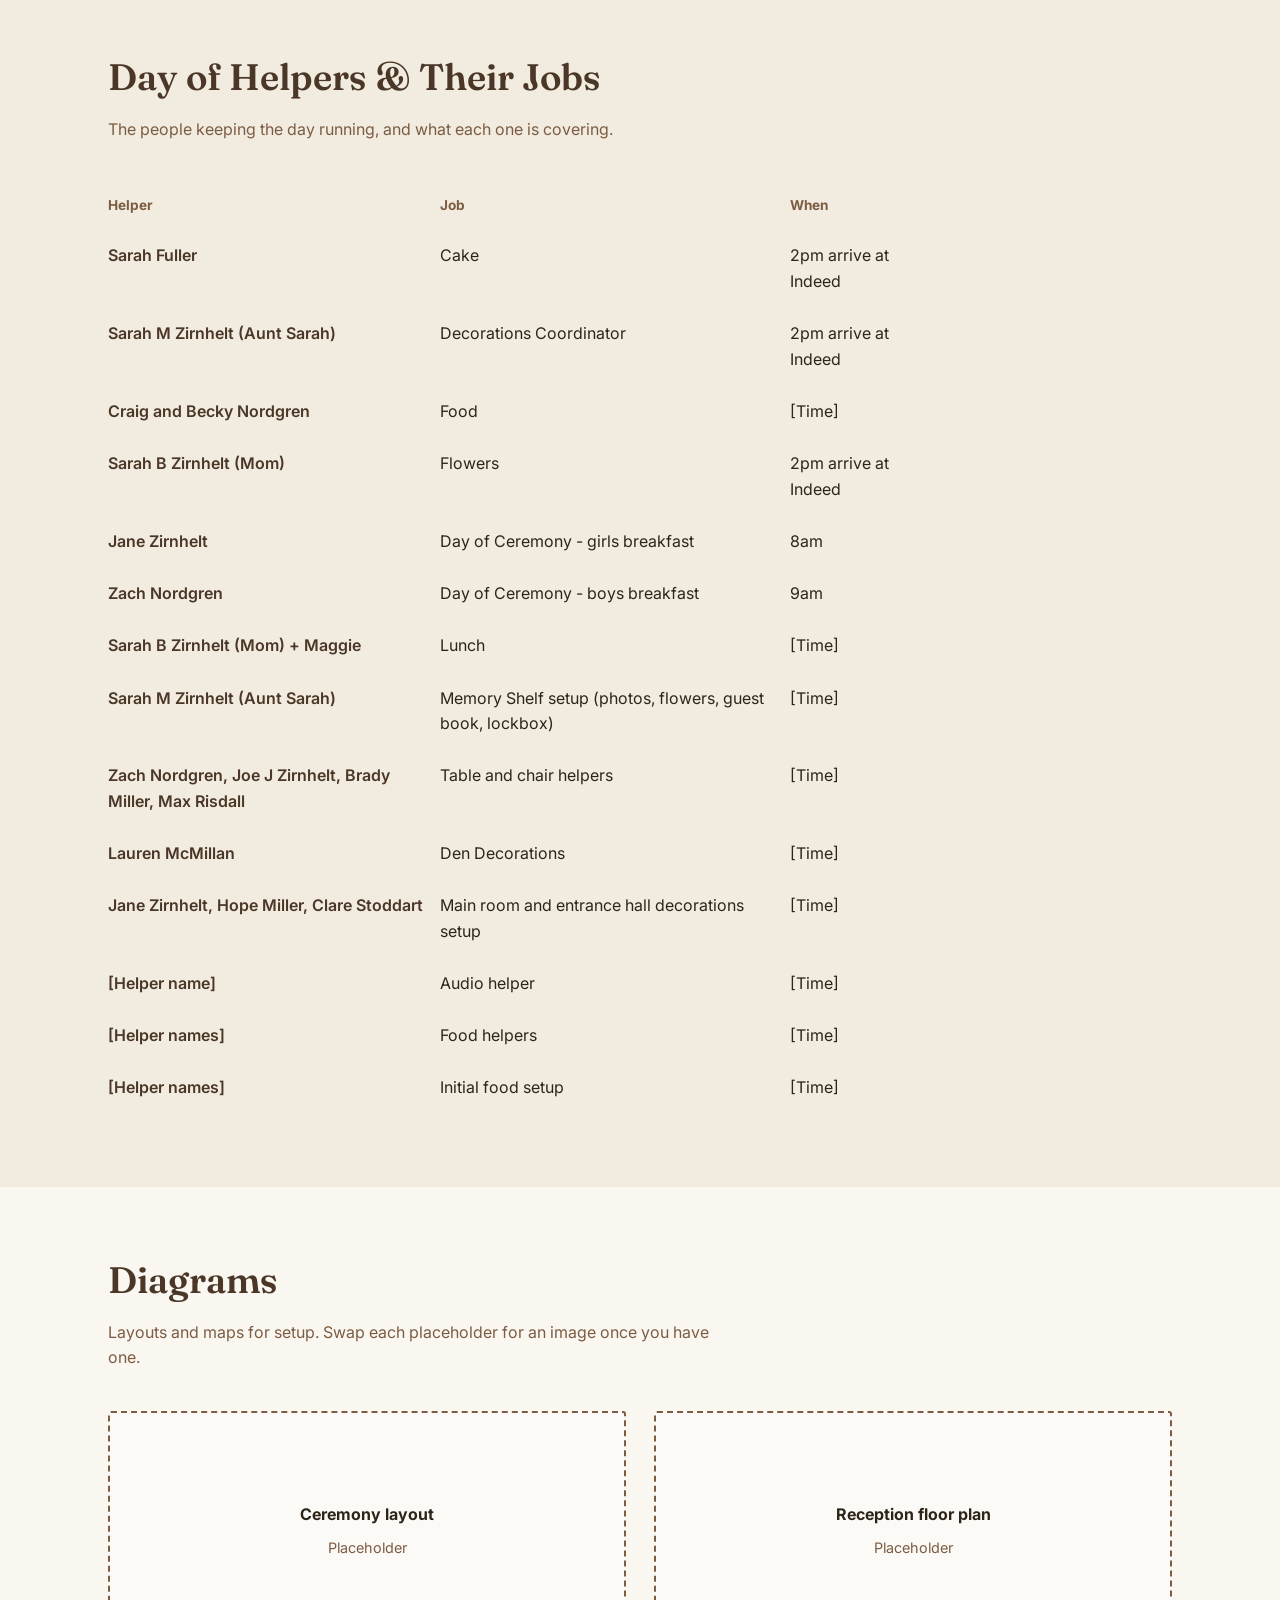
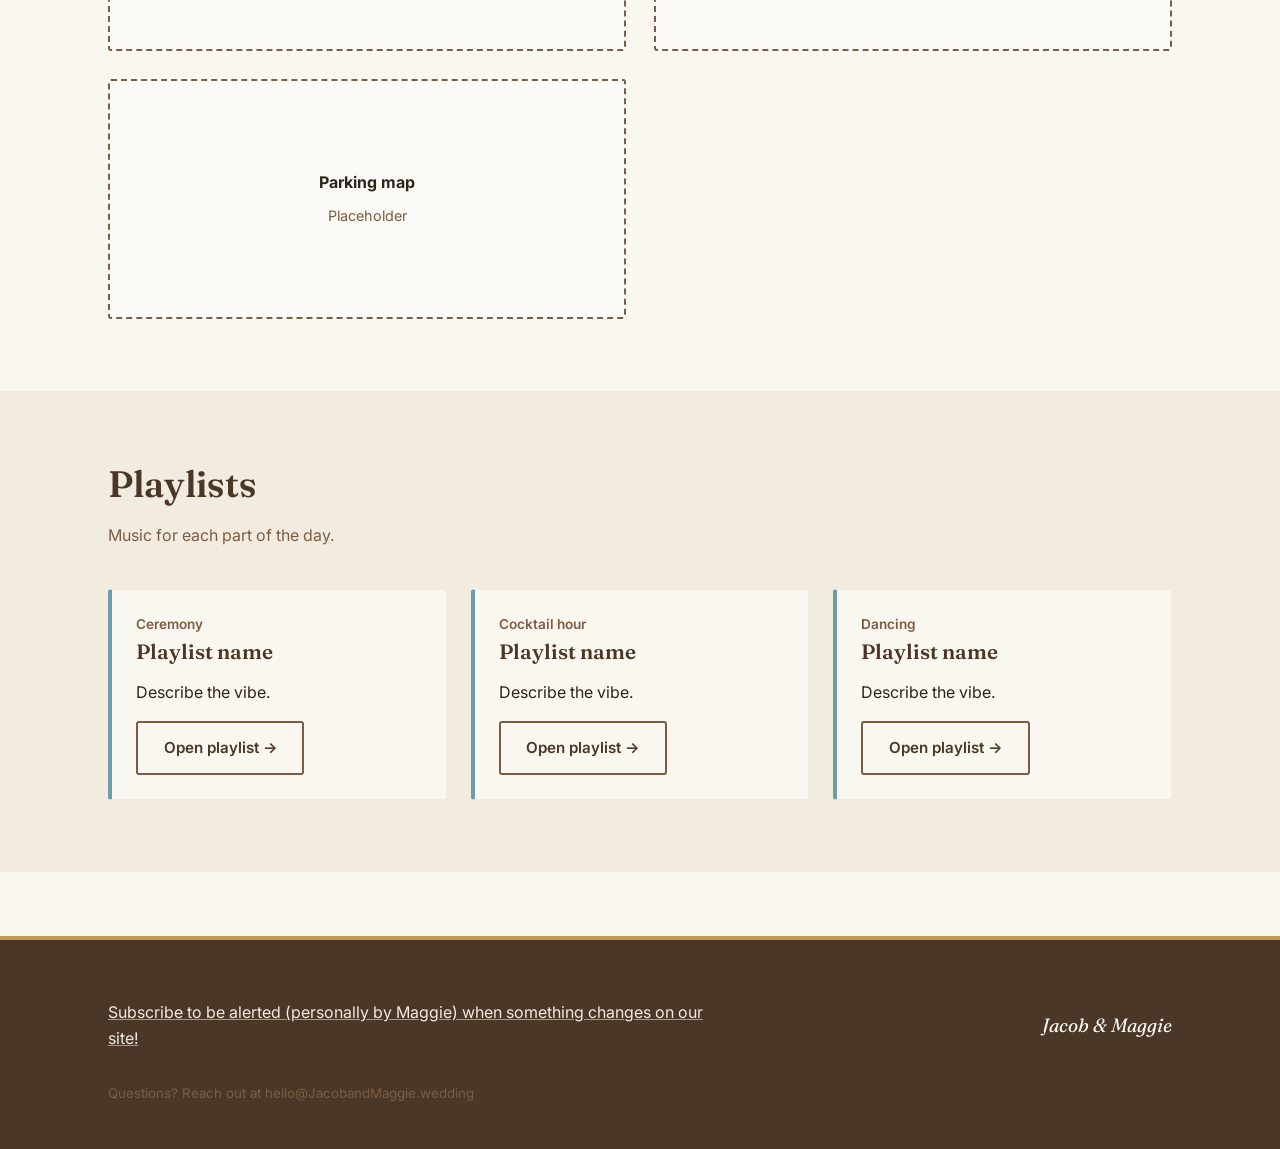
<file: minnesota-plan.html>
<!DOCTYPE html>
<html lang="en">
<head>
<meta charset="UTF-8">
<meta name="viewport" content="width=device-width, initial-scale=1.0">
<title>Minnesota Day-Of Plan — Jacob &amp; Maggie</title>
<link rel="preconnect" href="https://fonts.googleapis.com">
<link href="https://fonts.googleapis.com/css2?family=Fraunces:ital,wght@0,300;0,500;0,600;1,500&family=Inter:wght@400;500;600&display=swap" rel="stylesheet">
<link rel="stylesheet" href="css/style.css">
<link rel="stylesheet" href="css/plan.css">
</head>
<body>
<a class="skip-link" href="#main">Skip to content</a>

<main id="main">

  <section class="page-hero">
    <div class="container">
      <a class="back-link" href="minnesota.html">&larr; Back to Minnesota details</a>
      <span class="location-tag">MN &nbsp;·&nbsp; Minneapolis</span>
      <h1>Minnesota Day-Of Plan</h1>
      <p>Menu, helpers, diagrams, and playlists for the ceremony at Indeed Brewery, all in one place.</p>
    </div>
  </section>

  <section>
    <div class="container">
      <div class="section-heading"><h2>Menu</h2><p>What we'll be eating and drinking.</p></div>
      <div class="menu-course"><h3>Welcome food</h3><ul><li><span class="dish">Coffee, hot chocolate, soup cups</span><span class="desc"> - Warm, welcoming refreshments.</span></li></ul></div><div class="menu-course"><h3>Dinner</h3><ul><li><span class="dish">Meatball Bar</span><span class="desc"> - Meatballs, mashed potatoes, lingonberry jam, Caprese skewers, dinner rolls, pickled onions</span></li></ul></div><div class="menu-course"><h3>Dessert &amp; Drinks</h3><ul><li><span class="dish">Wedding cake, stroopwaffles, any Indeed beverages</span><span class="desc"> - Drinks and treats to celebrate!</span></li></ul></div>
    </div>
  </section>

  <section class="section-sage">
    <div class="container">
      <div class="section-heading"><h2>Long Term Helpers &amp; Their Jobs</h2><p>The people keeping the day running, and what each one is covering.</p></div>
      <table class="helper-list">
        <thead><tr><th scope="col">Helper</th><th scope="col">Job</th><th scope="col">When</th></tr></thead>
        <tbody><tr><td>Sarah Fuller</td><td>Cake</td><td>[Time]</td></tr><tr><td>Sarah M Zirnhelt (Aunt Sarah)</td><td>Decorations Coordinator</td><td>[Time]</td></tr><tr><td>Craig and Becky Nordgren</td><td>Food</td><td>[Time]</td></tr><tr><td>Sarah B Zirnhelt (Mom)</td><td>Flowers</td><td>[Time]</td></tr><tr><td>Jane Zirnhelt</td></tr></tbody>
      </table>
    </div>
  </section>
  
  <section class="section-sage">
    <div class="container">
      <div class="section-heading"><h2>Day of Helpers &amp; Their Jobs</h2><p>The people keeping the day running, and what each one is covering.</p></div>
      <table class="helper-list">
        <thead><tr><th scope="col">Helper</th><th scope="col">Job</th><th scope="col">When</th></tr></thead>
        <tbody><tr><td>Sarah Fuller</td><td>Cake</td><td>2pm arrive at Indeed</td></tr><tr><td>Sarah M Zirnhelt (Aunt Sarah)</td><td>Decorations Coordinator</td><td>2pm arrive at Indeed</td></tr><tr><td>Craig and Becky Nordgren</td><td>Food</td><td>[Time]</td></tr><tr><td>Sarah B Zirnhelt (Mom)</td><td>Flowers</td><td>2pm arrive at Indeed</td></tr><tr><td>Jane Zirnhelt</td><td>Day of Ceremony - girls breakfast</td><td>8am</td></tr><tr><td>Zach Nordgren</td><td>Day of Ceremony - boys breakfast</td><td>9am</td></tr><tr><td>Sarah B Zirnhelt (Mom) + Maggie</td><td>Lunch</td><td>[Time]</td></tr><tr><td>Sarah M Zirnhelt (Aunt Sarah)</td><td>Memory Shelf setup (photos, flowers, guest book, lockbox)</td><td>[Time]</td></tr><tr><td>Zach Nordgren, Joe J Zirnhelt, Brady Miller, Max Risdall</td><td>Table and chair helpers</td><td>[Time]</td></tr><tr><td>Lauren McMillan</td><td>Den Decorations</td><td>[Time]</td></tr><tr><td>Jane Zirnhelt, Hope Miller, Clare Stoddart</td><td>Main room and entrance hall decorations setup</td><td>[Time]</td></tr><tr><td>[Helper name]</td><td>Audio helper</td><td>[Time]</td></tr><tr><td>[Helper names]</td><td>Food helpers</td><td>[Time]</td></tr><tr><td>[Helper names]</td><td>Initial food setup</td><td>[Time]</td></tr></tbody>
      </table>
    </div>
  </section>

  <section>
    <div class="container">
      <div class="section-heading"><h2>Diagrams</h2><p>Layouts and maps for setup. Swap each placeholder for an image once you have one.</p></div>
      <div class="diagram-grid"><figure class="diagram-placeholder"><strong>Ceremony layout</strong><figcaption>Placeholder</figcaption></figure><figure class="diagram-placeholder"><strong>Reception floor plan</strong><figcaption>Placeholder</figcaption></figure><figure class="diagram-placeholder"><strong>Parking map</strong><figcaption>Placeholder</figcaption></figure></div>
    </div>
  </section>

  <section class="section-sage">
    <div class="container">
      <div class="section-heading"><h2>Playlists</h2><p>Music for each part of the day.</p></div>
      <div class="playlist-grid"><article class="playlist-card"><div class="moment">Ceremony</div><h3>Playlist name</h3><p>Describe the vibe.</p><a class="btn btn-outline" href="#" target="_blank" rel="noopener">Open playlist &rarr;</a></article><article class="playlist-card"><div class="moment">Cocktail hour</div><h3>Playlist name</h3><p>Describe the vibe.</p><a class="btn btn-outline" href="#" target="_blank" rel="noopener">Open playlist &rarr;</a></article><article class="playlist-card"><div class="moment">Dancing</div><h3>Playlist name</h3><p>Describe the vibe.</p><a class="btn btn-outline" href="#" target="_blank" rel="noopener">Open playlist &rarr;</a></article></div>
    </div>
  </section>

</main>

<footer class="site-footer">
  <div class="container">
    <p><a href="https://tally.so/r/NpajAW">Subscribe to be alerted (personally by Maggie) when something changes on our site!</a></p>
    <span class="footer-brand">Jacob &amp; Maggie</span>
    <small>Questions? Reach out at hello@JacobandMaggie.wedding</small>
  </div>
</footer>

<script src="js/main.js"></script>

</body>
</html>
</file>
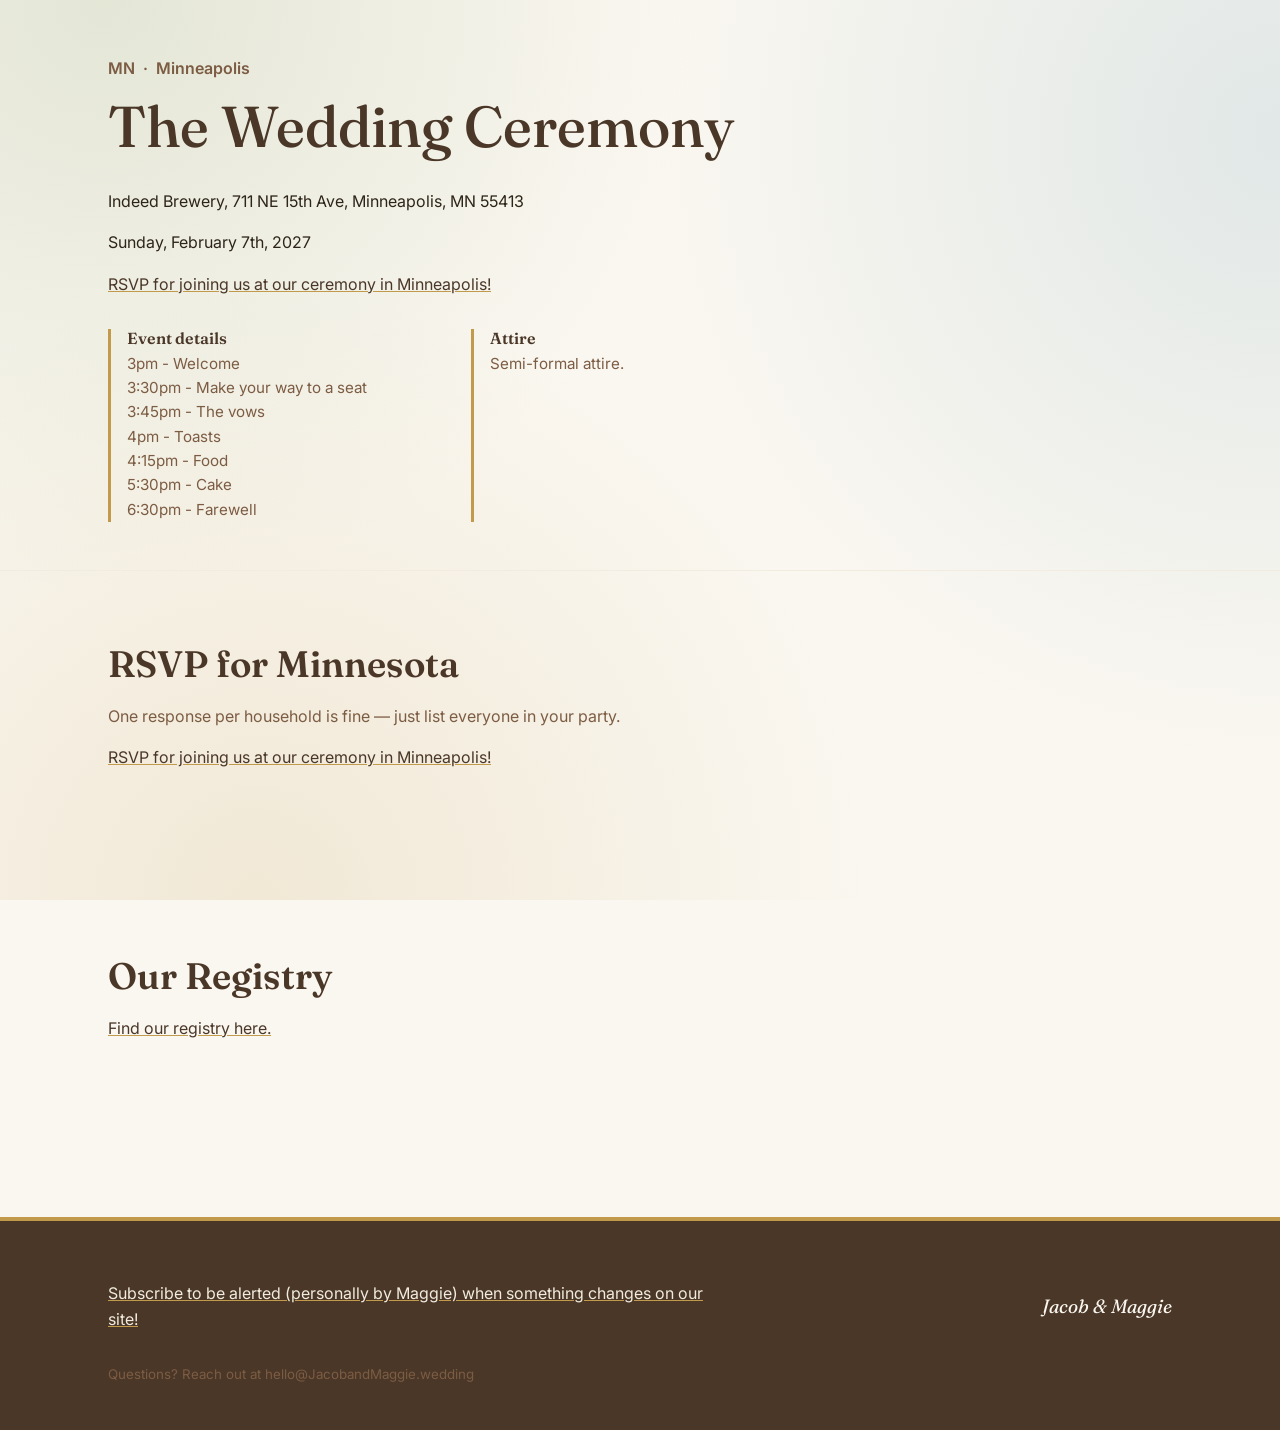
<file: minnesota.html>
<!DOCTYPE html>
<html lang="en">
<head>
<meta charset="UTF-8">
<meta name="viewport" content="width=device-width, initial-scale=1.0">
<title>Minnesota Celebration — Jacob &amp; Maggie</title>
<link rel="preconnect" href="https://fonts.googleapis.com">
<link href="https://fonts.googleapis.com/css2?family=Fraunces:ital,wght@0,300;0,500;0,600;1,500&family=Inter:wght@400;500;600&display=swap" rel="stylesheet">
<link rel="stylesheet" href="css/style.css">
<link rel="stylesheet" href="css/plan.css">
</head>
<body>
<a class="skip-link" href="#main">Skip to content</a>

<main id="main">

  <section class="page-hero">
    <div class="container">
      <span class="location-tag">MN &nbsp;·&nbsp; Minneapolis</span>
      <h1>The Wedding Ceremony</h1>
      <p>Indeed Brewery, 711 NE 15th Ave, Minneapolis, MN 55413</p>
      <p>Sunday, February 7th, 2027</p>
      <p><a href="https://tally.so/r/q499VG">RSVP for joining us at our ceremony in Minneapolis!</a></p>
      <!-- <p><a class="btn btn-outline" href="minnesota-plan.html">Minnesota day-of plan: menu, helpers, diagrams &amp; playlists</a></p> -->

      <div class="detail-grid">
        <div class="detail-item">
          <h4>Event details</h4>
          <p>3pm - Welcome</p>
          <p>3:30pm - Make your way to a seat</p>
          <p>3:45pm - The vows</p>
          <p>4pm - Toasts</p>
          <p>4:15pm - Food</p>
          <p>5:30pm - Cake</p>
          <p>6:30pm - Farewell </p>
        </div>
        <div class="detail-item">
          <h4>Attire</h4>
          <p>Semi-formal attire.</p>
        </div>
      </div>
    </div>
  </section>

  <section>
    <div class="container">
      <div class="section-heading">
        <h2>RSVP for Minnesota</h2>
        <p>One response per household is fine — just list everyone in your party.</p>
        <p><a href="https://tally.so/r/q499VG">RSVP for joining us at our ceremony in Minneapolis!</a></p>
      </div>
    </div>
  </section>
  
  
  <section>
    <div class="container">
      <div class="section-heading">
        <h2>Our Registry</h2>
        <p> </p>
        <p><a href="https://www.honeyfund.com/site/zirnhelt-nordgren-02-07-2027">Find our registry here.</a></p>
      </div>
    </div>
  </section>

</main>

<footer class="site-footer">
  <div class="container">
    <p><a href="https://tally.so/r/NpajAW">Subscribe to be alerted (personally by Maggie) when something changes on our site!</a></p>
    <span class="footer-brand">Jacob &amp; Maggie</span>
    <small>Questions? Reach out at hello@JacobandMaggie.wedding</small>
  </div>
</footer>

<script src="js/main.js"></script>

</body>
</html>
</file>
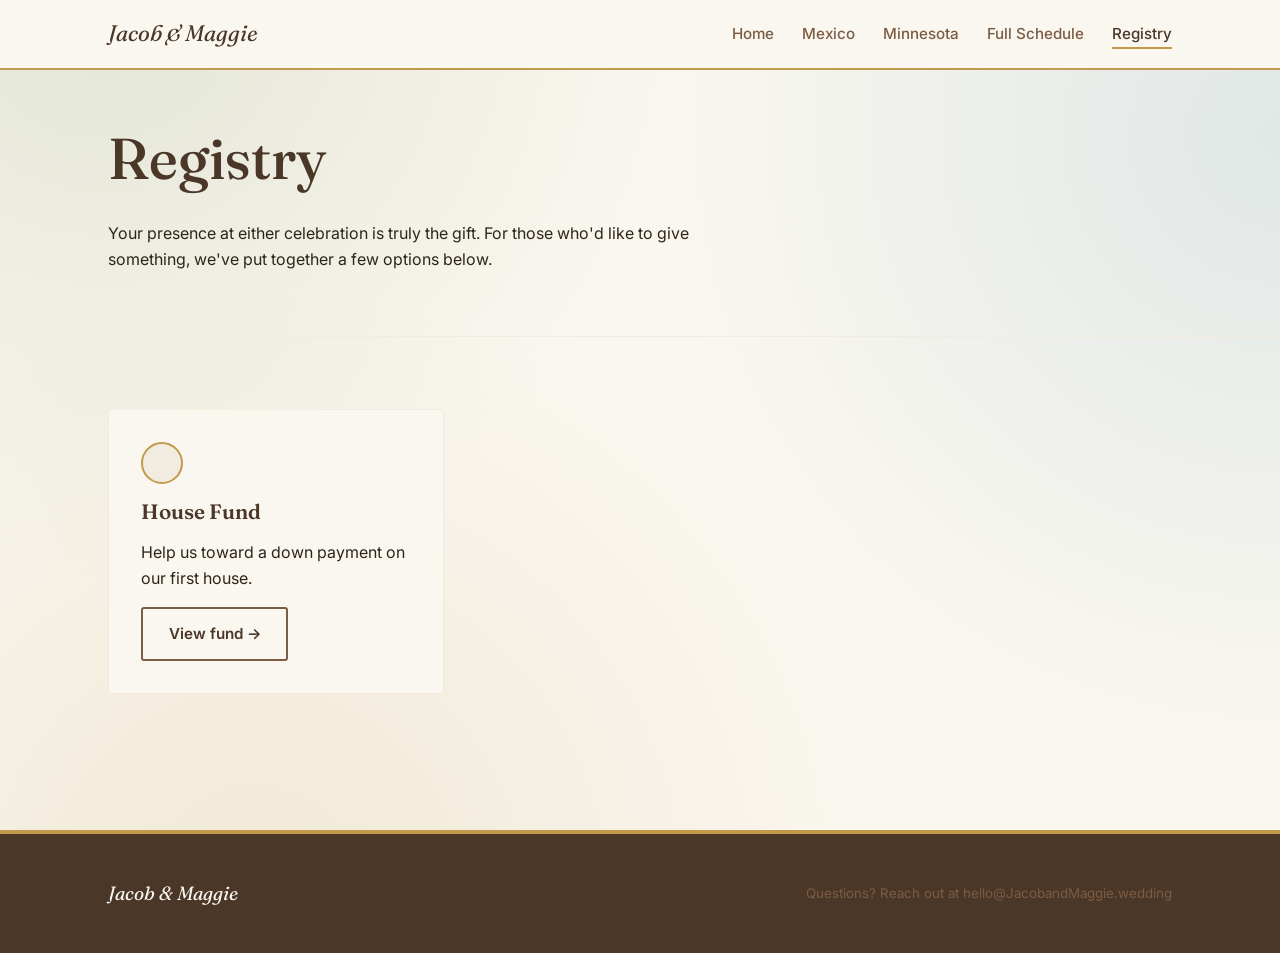
<file: registry.html>
<!DOCTYPE html>
<html lang="en">
<head>
<meta charset="UTF-8">
<meta name="viewport" content="width=device-width, initial-scale=1.0">
<title>Registry — Jacob &amp; Maggie</title>
<link rel="preconnect" href="https://fonts.googleapis.com">
<link href="https://fonts.googleapis.com/css2?family=Fraunces:ital,wght@0,300;0,500;0,600;1,500&family=Inter:wght@400;500;600&display=swap" rel="stylesheet">
<link rel="stylesheet" href="css/style.css">
</head>
<body>
<a class="skip-link" href="#main">Skip to content</a>

<header class="site-nav">
  <div class="container">
    <a class="brand" href="index.html">Jacob &amp; Maggie</a>
    <button class="nav-toggle" aria-label="Toggle menu" aria-expanded="false">&#9776;</button>
    <ul class="nav-links">
      <li><a href="index.html">Home</a></li>
      <li><a href="mexico.html">Mexico</a></li>
      <li><a href="minnesota.html">Minnesota</a></li>
      
      <li><a href="schedule.html">Full Schedule</a></li>
      <li><a href="registry.html" aria-current="page">Registry</a></li>
    </ul>
  </div>
</header>

<main id="main">

  <section class="page-hero">
    <div class="container">
      <h1>Registry</h1>
      <p>Your presence at either celebration is truly the gift. For those who'd like to give something, we've put together a few options below.</p>
    </div>
  </section>

  <section>
    <div class="container">
      <div class="registry-grid">
        <article class="registry-card">
          <div class="icon" aria-hidden="true"></div>
          <h3>House Fund</h3>
          <p>Help us toward a down payment on our first house.</p>
          <a class="btn btn-outline" href="#" target="_blank" rel="noopener">View fund &rarr;</a>
        </article>
      </div>
    </div>
  </section>

</main>

<footer class="site-footer">
  <div class="container">
    <span class="footer-brand">Jacob &amp; Maggie</span>
    <small>Questions? Reach out at hello@JacobandMaggie.wedding</small>
  </div>
</footer>

<script src="js/main.js"></script>
</body>
</html>
</file>
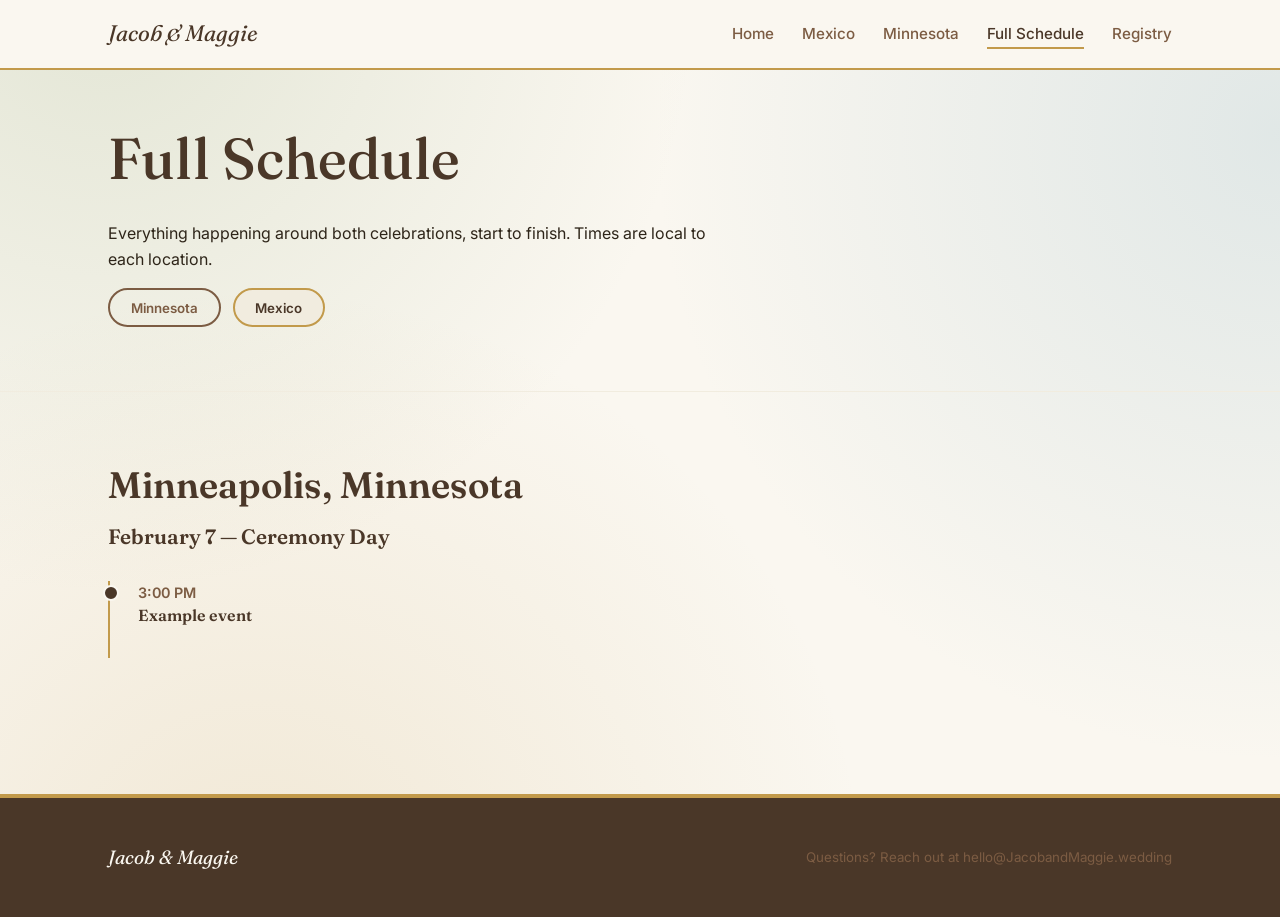
<file: schedule.html>
<!DOCTYPE html>
<html lang="en">
<head>
<meta charset="UTF-8">
<meta name="viewport" content="width=device-width, initial-scale=1.0">
<title>Full Schedule — Jacob &amp; Maggie</title>
<link rel="preconnect" href="https://fonts.googleapis.com">
<link href="https://fonts.googleapis.com/css2?family=Fraunces:ital,wght@0,300;0,500;0,600;1,500&family=Inter:wght@400;500;600&display=swap" rel="stylesheet">
<link rel="stylesheet" href="css/style.css">
</head>
<body>
<a class="skip-link" href="#main">Skip to content</a>

<header class="site-nav">
  <div class="container">
    <a class="brand" href="index.html">Jacob &amp; Maggie</a>
    <button class="nav-toggle" aria-label="Toggle menu" aria-expanded="false">&#9776;</button>
    <ul class="nav-links">
      <li><a href="index.html">Home</a></li>
      <li><a href="mexico.html">Mexico</a></li>
      <li><a href="minnesota.html">Minnesota</a></li>
      
      <li><a href="schedule.html" aria-current="page">Full Schedule</a></li>
      <li><a href="registry.html">Registry</a></li>
    </ul>
  </div>
</header>

<main id="main">

  <section class="page-hero">
    <div class="container">
      <h1>Full Schedule</h1>
      <p>Everything happening around both celebrations, start to finish. Times are local to each location.</p>

      <div class="schedule-toggle" role="tablist" aria-label="Choose a schedule">
        <button type="button" role="tab" aria-selected="false" data-target="panel-minnesota">Minnesota</button>
        <button type="button" role="tab" aria-selected="true" data-target="panel-mexico">Mexico</button>
      </div>
    </div>
  </section>

  <section>
    <div class="container">

      <div id="panel-minnesota" class="schedule-panel active" role="tabpanel">
        <h2>Minneapolis, Minnesota</h2>

        <h3>February 7 — Ceremony Day</h3>
        <ul class="timeline">
          <li><span class="time">3:00 PM</span><h4>Example event</h4></li>
        </ul>
      </div>

      <div id="panel-mexico" class="schedule-panel" role="tabpanel">
        <h2>Manzanillo, Mexico</h2>

        <h3>February 13 - Jacob + Maggie arrive</h3>
        <ul class="timeline">
          <li><span class="time">4:00 PM</span><h4>Example event</h4><p>Details.</p></li>
        </ul>

        <h3>February 24 - Jacob + Maggie depart</h3>
        <ul class="timeline">
          <li><span class="time">4:00 PM</span><h4>Example event</h4><p>Details.</p></li>
        </ul>
      </div>

    </div>
  </section>

</main>

<footer class="site-footer">
  <div class="container">
    <span class="footer-brand">Jacob &amp; Maggie</span>
    <small>Questions? Reach out at hello@JacobandMaggie.wedding</small>
  </div>
</footer>

<script src="js/main.js"></script>
</body>
</html>
</file>
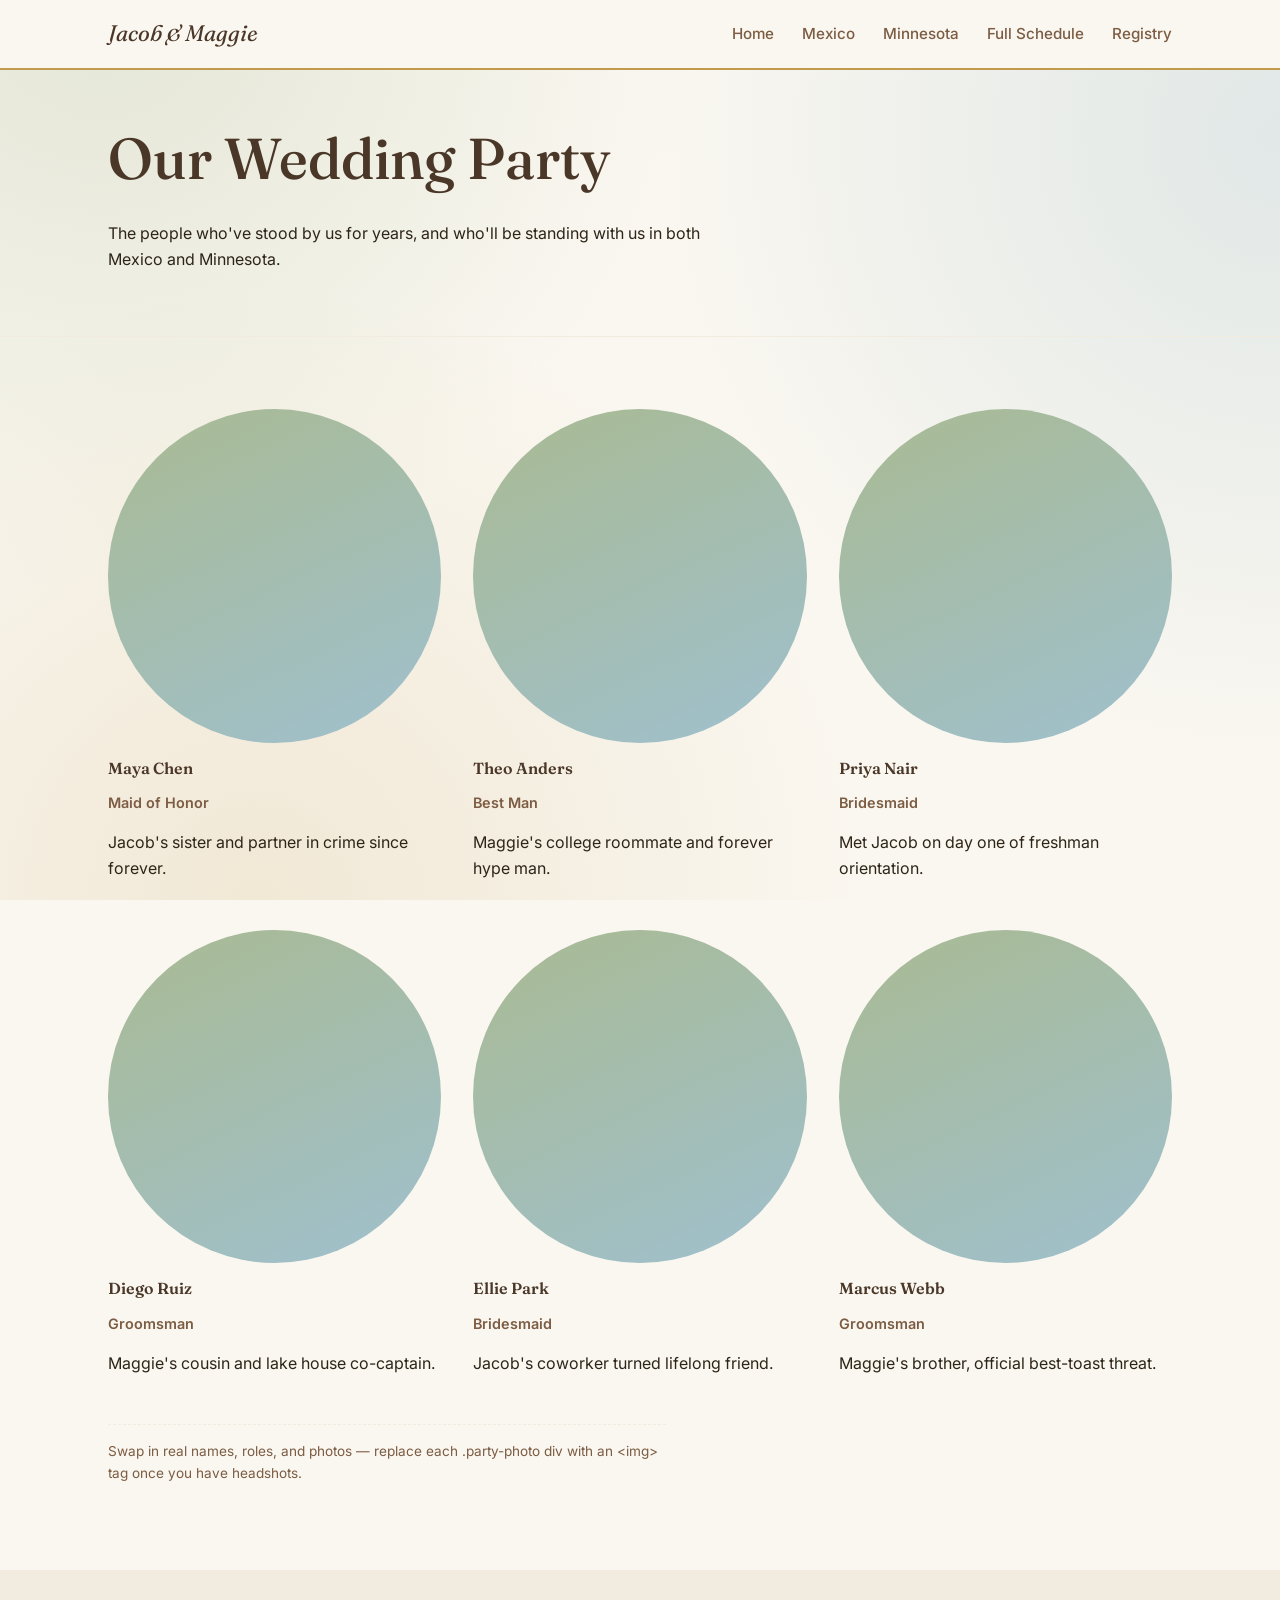
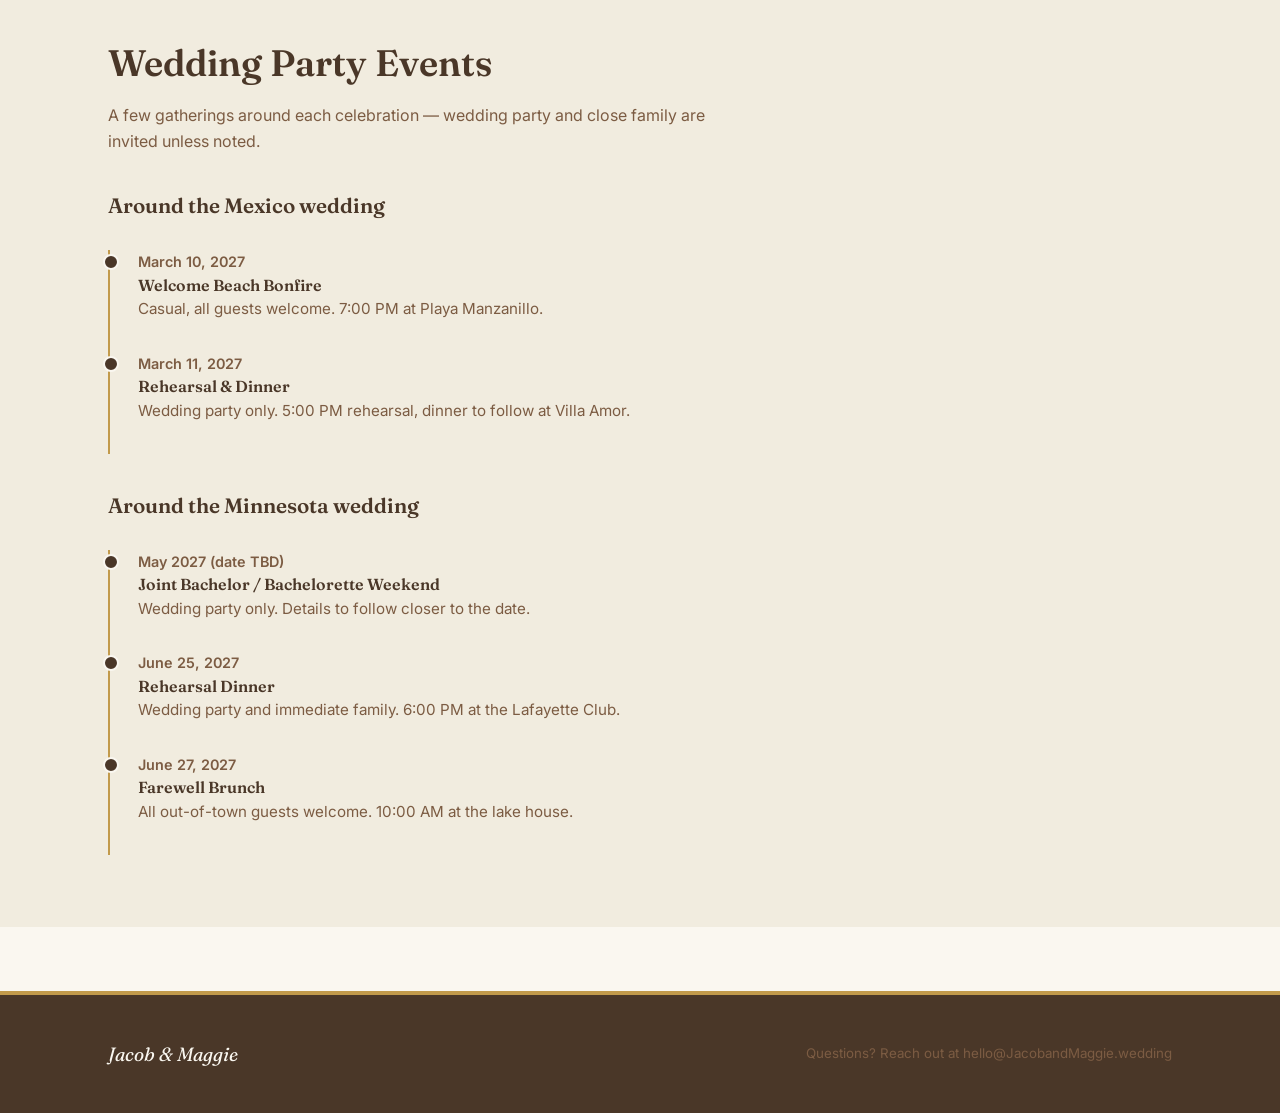
<file: wedding-party.html>
<!DOCTYPE html>
<html lang="en">
<head>
<meta charset="UTF-8">
<meta name="viewport" content="width=device-width, initial-scale=1.0">
<title>Wedding Party &amp; Events — Jacob &amp; Maggie</title>
<link rel="preconnect" href="https://fonts.googleapis.com">
<link href="https://fonts.googleapis.com/css2?family=Fraunces:ital,wght@0,300;0,500;0,600;1,500&family=Inter:wght@400;500;600&display=swap" rel="stylesheet">
<link rel="stylesheet" href="css/style.css">
</head>
<body>
<a class="skip-link" href="#main">Skip to content</a>

<header class="site-nav">
  <div class="container">
    <a class="brand" href="index.html">Jacob &amp; Maggie</a>
    <button class="nav-toggle" aria-label="Toggle menu" aria-expanded="false">&#9776;</button>
    <ul class="nav-links">
      <li><a href="index.html">Home</a></li>
      <li><a href="mexico.html">Mexico</a></li>
      <li><a href="minnesota.html">Minnesota</a></li>
      <li><a href="schedule.html">Full Schedule</a></li>
      <li><a href="registry.html">Registry</a></li>
    </ul>
  </div>
</header>

<main id="main">

  <section class="page-hero">
    <div class="container">
      <h1>Our Wedding Party</h1>
      <p>The people who've stood by us for years, and who'll be standing with us in both Mexico and Minnesota.</p>
    </div>
  </section>

  <section>
    <div class="container">
      <div class="party-grid">
        <div class="party-member">
          <div class="party-photo"></div>
          <h4>Maya Chen</h4>
          <p class="role">Maid of Honor</p>
          <p>Jacob's sister and partner in crime since forever.</p>
        </div>
        <div class="party-member">
          <div class="party-photo"></div>
          <h4>Theo Anders</h4>
          <p class="role">Best Man</p>
          <p>Maggie's college roommate and forever hype man.</p>
        </div>
        <div class="party-member">
          <div class="party-photo"></div>
          <h4>Priya Nair</h4>
          <p class="role">Bridesmaid</p>
          <p>Met Jacob on day one of freshman orientation.</p>
        </div>
        <div class="party-member">
          <div class="party-photo"></div>
          <h4>Diego Ruiz</h4>
          <p class="role">Groomsman</p>
          <p>Maggie's cousin and lake house co-captain.</p>
        </div>
        <div class="party-member">
          <div class="party-photo"></div>
          <h4>Ellie Park</h4>
          <p class="role">Bridesmaid</p>
          <p>Jacob's coworker turned lifelong friend.</p>
        </div>
        <div class="party-member">
          <div class="party-photo"></div>
          <h4>Marcus Webb</h4>
          <p class="role">Groomsman</p>
          <p>Maggie's brother, official best-toast threat.</p>
        </div>
      </div>
      <p class="form-note">Swap in real names, roles, and photos — replace each .party-photo div with an &lt;img&gt; tag once you have headshots.</p>
    </div>
  </section>

  <section class="section-sage">
    <div class="container">
      <div class="section-heading">
        <h2>Wedding Party Events</h2>
        <p>A few gatherings around each celebration — wedding party and close family are invited unless noted.</p>
      </div>

      <h3>Around the Mexico wedding</h3>
      <ul class="timeline">
        <li>
          <span class="time">March 10, 2027</span>
          <h4>Welcome Beach Bonfire</h4>
          <p>Casual, all guests welcome. 7:00 PM at Playa Manzanillo.</p>
        </li>
        <li>
          <span class="time">March 11, 2027</span>
          <h4>Rehearsal &amp; Dinner</h4>
          <p>Wedding party only. 5:00 PM rehearsal, dinner to follow at Villa Amor.</p>
        </li>
      </ul>

      <h3 style="margin-top:2.5rem;">Around the Minnesota wedding</h3>
      <ul class="timeline">
        <li>
          <span class="time">May 2027 (date TBD)</span>
          <h4>Joint Bachelor / Bachelorette Weekend</h4>
          <p>Wedding party only. Details to follow closer to the date.</p>
        </li>
        <li>
          <span class="time">June 25, 2027</span>
          <h4>Rehearsal Dinner</h4>
          <p>Wedding party and immediate family. 6:00 PM at the Lafayette Club.</p>
        </li>
        <li>
          <span class="time">June 27, 2027</span>
          <h4>Farewell Brunch</h4>
          <p>All out-of-town guests welcome. 10:00 AM at the lake house.</p>
        </li>
      </ul>
    </div>
  </section>

</main>

<footer class="site-footer">
  <div class="container">
    <span class="footer-brand">Jacob &amp; Maggie</span>
    <small>Questions? Reach out at hello@JacobandMaggie.wedding</small>
  </div>
</footer>

<script src="js/main.js"></script>
</body>
</html>
</file>
<file: css/style.css>
/* =========================================================
   Jacob & Maggie — Wedding Site
   Design tokens
   ========================================================= */
:root {
  --cream: #FAF7F0;
  --cream-alt: #F1ECDF;
  --sage: #A9BA92;
  --sage-dark: #7E9468;
  --sky: #9FC0CE;
  --sky-dark: #6E9CAE;
  --walnut: #4A3728;
  --walnut-light: #7C5C43;
  --gold: #C29A4B;
  --gold-light: #DDBE85;
  --ink: #2E2519;

  --font-display: 'Fraunces', serif;
  --font-body: 'Inter', sans-serif;

  --max-width: 1120px;
  --radius: 3px;
}

* { box-sizing: border-box; }

html { scroll-behavior: smooth; }

body {
  margin: 0;
  font-family: var(--font-body);
  color: var(--ink);
  background-color: var(--cream);
  background-image:
    radial-gradient(circle at 8% 0%, rgba(169, 186, 146, 0.28), transparent 40%),
    radial-gradient(circle at 100% 15%, rgba(159, 192, 206, 0.28), transparent 42%),
    radial-gradient(circle at 20% 100%, rgba(194, 154, 75, 0.16), transparent 45%);
  background-attachment: fixed;
  background-repeat: no-repeat;
  line-height: 1.6;
  -webkit-font-smoothing: antialiased;
}

h1, h2, h3, h4 {
  font-family: var(--font-display);
  color: var(--walnut);
  margin: 0 0 0.5em;
  font-weight: 600;
  line-height: 1.15;
}

h1 { font-size: clamp(2.4rem, 5vw, 3.6rem); font-weight: 500; }
h2 { font-size: clamp(1.7rem, 3vw, 2.3rem); }
h3 { font-size: 1.3rem; }

p { max-width: 62ch; }

a {
  color: var(--walnut);
  text-decoration-color: var(--gold);
}

.container {
  max-width: var(--max-width);
  margin: 0 auto;
  padding: 0 1.75rem;
}

/* Skip link for keyboard/screen-reader users */
.skip-link {
  position: absolute;
  left: -999px;
  top: auto;
  background: var(--walnut);
  color: var(--cream);
  padding: 0.75rem 1.25rem;
  z-index: 200;
}
.skip-link:focus {
  left: 1rem;
  top: 1rem;
}

/* =========================================================
   Navigation
   ========================================================= */
.site-nav {
  position: sticky;
  top: 0;
  z-index: 100;
  background: var(--cream);
  border-bottom: 2px solid var(--gold);
}

.site-nav .container {
  display: flex;
  align-items: center;
  justify-content: space-between;
  min-height: 4.25rem;
}

.site-nav .brand {
  font-family: var(--font-display);
  font-style: italic;
  font-size: 1.4rem;
  color: var(--walnut);
  text-decoration: none;
}

.nav-links {
  display: flex;
  gap: 1.75rem;
  list-style: none;
  margin: 0;
  padding: 0;
}

.nav-links a {
  text-decoration: none;
  font-size: 0.95rem;
  font-weight: 500;
  color: var(--walnut-light);
  padding-bottom: 4px;
  border-bottom: 2px solid transparent;
  transition: border-color 0.2s ease, color 0.2s ease;
}

.nav-links a:hover,
.nav-links a[aria-current="page"] {
  color: var(--walnut);
  border-bottom-color: var(--gold);
}

.nav-toggle {
  display: none;
  background: none;
  border: 1px solid var(--walnut-light);
  border-radius: var(--radius);
  padding: 0.4rem 0.6rem;
  font-size: 1.1rem;
  color: var(--walnut);
  cursor: pointer;
}

@media (max-width: 760px) {
  .nav-toggle { display: block; }
  .nav-links {
    position: absolute;
    top: 4.25rem;
    left: 0;
    right: 0;
    background: var(--cream);
    flex-direction: column;
    gap: 0;
    max-height: 0;
    overflow: hidden;
    border-bottom: 2px solid var(--gold);
    transition: max-height 0.25s ease;
  }
  .nav-links.open { max-height: 20rem; }
  .nav-links li { border-top: 1px solid var(--cream-alt); }
  .nav-links a { display: block; padding: 0.9rem 1.75rem; }
}

/* =========================================================
   Hero (landing split panel)
   ========================================================= */
.hero-split {
  display: grid;
  grid-template-columns: 1.1fr 0.9fr;
  min-height: 78vh;
}

.hero-panel-walnut {
  background: var(--walnut);
  color: var(--cream);
  display: flex;
  flex-direction: column;
  justify-content: center;
  padding: 3rem 3rem;
}

.hero-panel-walnut .eyebrow-note {
  font-size: 0.95rem;
  letter-spacing: 0.02em;
  color: var(--gold-light);
  margin-bottom: 1rem;
}

.hero-panel-walnut h1 {
  color: var(--cream);
  margin-bottom: 0.6rem;
}

.hero-panel-walnut .hero-date {
  font-size: 1.1rem;
  color: var(--sky);
  margin-bottom: 1.75rem;
}

.hero-panel-scenic {
  background: linear-gradient(155deg, var(--sage) 0%, var(--sky) 100%);
  position: relative;
  overflow: hidden;
}

.hero-panel-scenic svg {
  position: absolute;
  inset: 0;
  width: 100%;
  height: 100%;
  opacity: 0.35;
}

@media (max-width: 860px) {
  .hero-split { grid-template-columns: 1fr; min-height: auto; }
  .hero-panel-scenic { min-height: 220px; }
  .hero-panel-walnut { padding: 3rem 1.75rem; }
}

/* Wave divider between hero and next section */
.divider-wave {
  display: block;
  width: 100%;
  line-height: 0;
  margin-top: -2px;
}
.divider-wave svg { width: 100%; height: 60px; display: block; }

/* =========================================================
   Buttons
   ========================================================= */
.btn {
  display: inline-block;
  font-family: var(--font-body);
  font-weight: 600;
  font-size: 0.95rem;
  padding: 0.8rem 1.6rem;
  border-radius: var(--radius);
  text-decoration: none;
  border: 2px solid transparent;
  cursor: pointer;
  transition: background 0.2s ease, color 0.2s ease, border-color 0.2s ease;
}

.btn-primary {
  background: var(--gold);
  color: var(--walnut);
  border-color: var(--gold);
}
.btn-primary:hover { background: var(--gold-light); border-color: var(--gold-light); }

.btn-outline-light {
  background: transparent;
  color: var(--cream);
  border-color: var(--cream);
}
.btn-outline-light:hover { background: var(--cream); color: var(--walnut); }

.btn-outline {
  background: transparent;
  color: var(--walnut);
  border-color: var(--walnut-light);
}
.btn-outline:hover { background: var(--walnut); color: var(--cream); border-color: var(--walnut); }

/* =========================================================
   Sections / generic layout
   ========================================================= */
section { padding: 4.5rem 0; }
.section-tight { padding: 3rem 0; }
.section-sage { background: var(--cream-alt); }

.section-heading {
  text-align: left;
  max-width: 640px;
  margin-bottom: 2.5rem;
}
.section-heading p { color: var(--walnut-light); }

/* =========================================================
   Chapter cards (Mexico / Minnesota) on landing page
   ========================================================= */
.chapters-grid {
  display: grid;
  grid-template-columns: 1fr 1fr;
  gap: 2rem;
}

.chapter-card {
  background: var(--cream);
  border: 1px solid var(--cream-alt);
  border-radius: var(--radius);
  padding: 2.25rem;
  display: flex;
  flex-direction: column;
  gap: 0.9rem;
}

.chapter-badge {
  width: 64px;
  height: 64px;
  border-radius: 50%;
  border: 2px solid var(--gold);
  display: flex;
  align-items: center;
  justify-content: center;
  font-family: var(--font-display);
  font-weight: 600;
  color: var(--walnut);
  margin-bottom: 0.5rem;
}

.chapter-card .location-line {
  color: var(--walnut-light);
  font-weight: 500;
}

@media (max-width: 760px) {
  .chapters-grid { grid-template-columns: 1fr; }
}

/* =========================================================
   Detail page hero (Mexico / Minnesota pages)
   ========================================================= */
.page-hero {
  padding: 3.5rem 0 3rem;
  border-bottom: 1px solid var(--cream-alt);
}
.page-hero .location-tag {
  display: inline-block;
  color: var(--walnut-light);
  font-weight: 600;
  margin-bottom: 0.75rem;
}
.detail-grid {
  display: grid;
  grid-template-columns: repeat(3, 1fr);
  gap: 1.5rem;
  margin-top: 2rem;
}
.detail-item {
  border-left: 3px solid var(--gold);
  padding-left: 1rem;
}
.detail-item h4 { margin-bottom: 0.25rem; }
.detail-item p { margin: 0; color: var(--walnut-light); font-size: 0.95rem; }

@media (max-width: 760px) {
  .detail-grid { grid-template-columns: 1fr 1fr; }
}
@media (max-width: 500px) {
  .detail-grid { grid-template-columns: 1fr; }
}

/* =========================================================
   RSVP Form
   ========================================================= */
.rsvp-form {
  max-width: 640px;
  margin-top: 1.5rem;
}

.form-row {
  margin-bottom: 1.6rem;
}

.form-row label {
  display: block;
  font-weight: 600;
  margin-bottom: 0.4rem;
  color: var(--walnut);
}

.form-row .hint {
  display: block;
  font-weight: 400;
  color: var(--walnut-light);
  font-size: 0.85rem;
  margin-top: 0.3rem;
}

.form-row input[type="text"],
.form-row input[type="email"],
.form-row input[type="number"],
.form-row textarea,
.form-row select {
  width: 100%;
  font-family: var(--font-body);
  font-size: 1rem;
  padding: 0.6rem 0.1rem;
  border: none;
  border-bottom: 2px solid var(--walnut-light);
  background: transparent;
  color: var(--ink);
}

.form-row input:focus,
.form-row textarea:focus,
.form-row select:focus {
  outline: none;
  border-bottom-color: var(--gold);
}

.radio-pills {
  display: flex;
  gap: 0.75rem;
  flex-wrap: wrap;
}
.radio-pills label {
  font-weight: 500;
  display: inline-flex;
  align-items: center;
  gap: 0.5rem;
  border: 2px solid var(--walnut-light);
  border-radius: 999px;
  padding: 0.5rem 1.1rem;
  cursor: pointer;
  color: var(--walnut-light);
  transition: all 0.15s ease;
}
.radio-pills input { accent-color: var(--walnut); }
.radio-pills input:checked + span,
.radio-pills label:has(input:checked) {
  color: var(--walnut);
  border-color: var(--gold);
  background: var(--cream-alt);
}

.form-success {
  display: none;
  background: var(--cream-alt);
  border-left: 4px solid var(--sage-dark);
  padding: 1.5rem;
  border-radius: var(--radius);
}
.form-success.visible { display: block; }
.rsvp-form.hidden { display: none; }

.form-note {
  font-size: 0.85rem;
  color: var(--walnut-light);
  border-top: 1px dashed var(--cream-alt);
  padding-top: 1rem;
  margin-top: 2rem;
}

/* =========================================================
   Timeline (schedule page)
   ========================================================= */
.timeline {
  list-style: none;
  margin: 2rem 0 0;
  padding: 0;
  border-left: 2px solid var(--gold);
}
.timeline li {
  position: relative;
  padding: 0 0 1.9rem 1.75rem;
}
.timeline li::before {
  content: "";
  position: absolute;
  left: -7px;
  top: 4px;
  width: 12px;
  height: 12px;
  border-radius: 50%;
  background: var(--walnut);
  border: 2px solid var(--cream);
}
.timeline .time {
  display: block;
  font-weight: 600;
  color: var(--walnut-light);
  font-size: 0.9rem;
  margin-bottom: 0.15rem;
}
.timeline h4 { margin-bottom: 0.2rem; }
.timeline p { margin: 0; color: var(--walnut-light); font-size: 0.95rem; }

.schedule-toggle {
  display: flex;
  gap: 0.75rem;
  margin-bottom: 1rem;
  flex-wrap: wrap;
}
.schedule-toggle button {
  font-family: var(--font-body);
  font-weight: 600;
  padding: 0.6rem 1.3rem;
  border-radius: 999px;
  border: 2px solid var(--walnut-light);
  background: transparent;
  color: var(--walnut-light);
  cursor: pointer;
}
.schedule-toggle button[aria-selected="true"] {
  border-color: var(--gold);
  color: var(--walnut);
  background: var(--cream-alt);
}
.schedule-panel { display: none; }
.schedule-panel.active { display: block; }

/* =========================================================
   Wedding party
   ========================================================= */
.party-grid {
  display: grid;
  grid-template-columns: repeat(3, 1fr);
  gap: 2rem;
}
.party-member { text-align: left; }
.party-photo {
  width: 100%;
  aspect-ratio: 1;
  border-radius: 50%;
  background: linear-gradient(155deg, var(--sage) 0%, var(--sky) 100%);
  margin-bottom: 1rem;
}
.party-member .role {
  color: var(--walnut-light);
  font-size: 0.9rem;
  font-weight: 600;
  margin-bottom: 0.4rem;
}

@media (max-width: 760px) {
  .party-grid { grid-template-columns: repeat(2, 1fr); }
}
@media (max-width: 500px) {
  .party-grid { grid-template-columns: 1fr 1fr; gap: 1.2rem; }
}

/* =========================================================
   Registry
   ========================================================= */
.registry-grid {
  display: grid;
  grid-template-columns: repeat(3, 1fr);
  gap: 1.75rem;
}
.registry-card {
  border: 1px solid var(--cream-alt);
  border-radius: var(--radius);
  padding: 2rem;
  background: var(--cream);
}
.registry-card .icon {
  width: 42px;
  height: 42px;
  border-radius: 50%;
  background: var(--cream-alt);
  border: 2px solid var(--gold);
  margin-bottom: 1rem;
}
@media (max-width: 760px) {
  .registry-grid { grid-template-columns: 1fr; }
}

/* =========================================================
   Footer
   ========================================================= */
.site-footer {
  background: var(--walnut);
  color: var(--cream-alt);
  border-top: 4px solid var(--gold);
  padding: 2.75rem 0;
  margin-top: 4rem;
}
.site-footer .container {
  display: flex;
  justify-content: space-between;
  align-items: center;
  flex-wrap: wrap;
  gap: 1rem;
}
.site-footer a { color: var(--cream-alt); }
.site-footer .footer-brand {
  font-family: var(--font-display);
  font-style: italic;
  font-size: 1.2rem;
  color: var(--cream);
}
.site-footer small { color: var(--walnut-light); }

/* Reduced motion */
@media (prefers-reduced-motion: reduce) {
  html { scroll-behavior: auto; }
  * { transition: none !important; }
}
</file>
<file: css/plan.css>
/* New styles for: back link, calendar, and day-of plan pages.
   Loaded in addition to css/style.css (uses its color variables). */

.back-link {
  display: inline-block;
  margin-bottom: 1.25rem;
  font-size: 0.9rem;
  font-weight: 500;
  color: var(--walnut-light);
  text-decoration: none;
  border-bottom: 2px solid transparent;
}
.back-link:hover { color: var(--walnut); border-bottom-color: var(--gold); }

/* Calendar */
.calendar-card {
  max-width: 420px;
  background: var(--cream);
  border: 1px solid var(--cream-alt);
  border-top: 4px solid var(--gold);
  border-radius: var(--radius);
  padding: 1.5rem;
}
.calendar-card caption {
  font-family: var(--font-display);
  font-size: 1.4rem;
  font-weight: 600;
  color: var(--walnut);
  text-align: left;
  padding-bottom: 0.75rem;
}
.calendar-table { width: 100%; border-collapse: collapse; table-layout: fixed; }
.calendar-table th { font-size: 0.75rem; font-weight: 600; color: var(--walnut-light); padding: 0.4rem 0; text-align: center; }
.calendar-table td { text-align: center; padding: 0.2rem 0; font-size: 0.95rem; }
.calendar-table td span {
  display: inline-flex; align-items: center; justify-content: center;
  width: 2.1rem; height: 2.1rem; border-radius: 50%;
}
.calendar-table td.has-event span { background: var(--gold); color: var(--walnut); font-weight: 600; }
.calendar-table td.is-wedding span { background: var(--walnut); color: var(--cream); font-weight: 600; }
.calendar-events { list-style: none; margin: 1.5rem 0 0; padding: 0; max-width: 420px; }
.calendar-events li { padding: 0.6rem 0; border-bottom: 1px solid var(--cream-alt); display: flex; gap: 1rem; }
.calendar-events .cal-date { font-weight: 600; color: var(--walnut); min-width: 5.5rem; }
.calendar-events .cal-label { color: var(--walnut-light); }

/* Day-of plan pages */
.menu-course { margin-bottom: 2rem; max-width: 640px; }
.menu-course h3 { border-bottom: 2px solid var(--gold); padding-bottom: 0.3rem; }
.menu-course ul { list-style: none; margin: 0; padding: 0; }
.menu-course li { padding: 0.5rem 0; }
.menu-course .dish { font-weight: 600; color: var(--walnut); display: block; }
.menu-course .desc { color: var(--walnut-light); font-size: 0.9rem; }

.helper-list { width: 100%; border-collapse: collapse; max-width: 820px; }
.helper-list th, .helper-list td { text-align: left; padding: 0.8rem 1rem 0.8rem 0; border-bottom: 1px solid var(--cream-alt); vertical-align: top; }
.helper-list th { font-size: 0.85rem; color: var(--walnut-light); }
.helper-list td:first-child { font-weight: 600; color: var(--walnut); }
@media (max-width: 600px) {
  .helper-list thead { display: none; }
  .helper-list tr { display: block; padding: 0.6rem 0; border-bottom: 1px solid var(--cream-alt); }
  .helper-list td { display: block; border: none; padding: 0.15rem 0; }
}

.diagram-grid { display: grid; grid-template-columns: repeat(2, 1fr); gap: 1.75rem; }
.diagram-placeholder {
  margin: 0; border: 2px dashed var(--walnut-light); border-radius: var(--radius);
  background: rgba(255, 255, 255, 0.4); min-height: 240px;
  display: flex; flex-direction: column; align-items: center; justify-content: center;
  text-align: center; padding: 1.5rem;
}
.diagram-placeholder img { max-width: 100%; height: auto; }
.diagram-placeholder figcaption { color: var(--walnut-light); font-size: 0.9rem; margin-top: 0.5rem; }
@media (max-width: 760px) { .diagram-grid { grid-template-columns: 1fr; } }

.playlist-grid { display: grid; grid-template-columns: repeat(3, 1fr); gap: 1.5rem; }
.playlist-card { border: 1px solid var(--cream-alt); border-left: 4px solid var(--sky-dark); border-radius: var(--radius); padding: 1.5rem; background: var(--cream); }
.playlist-card .moment { font-size: 0.85rem; font-weight: 600; color: var(--walnut-light); margin-bottom: 0.25rem; }
@media (max-width: 760px) { .playlist-grid { grid-template-columns: 1fr; } }
</file>
